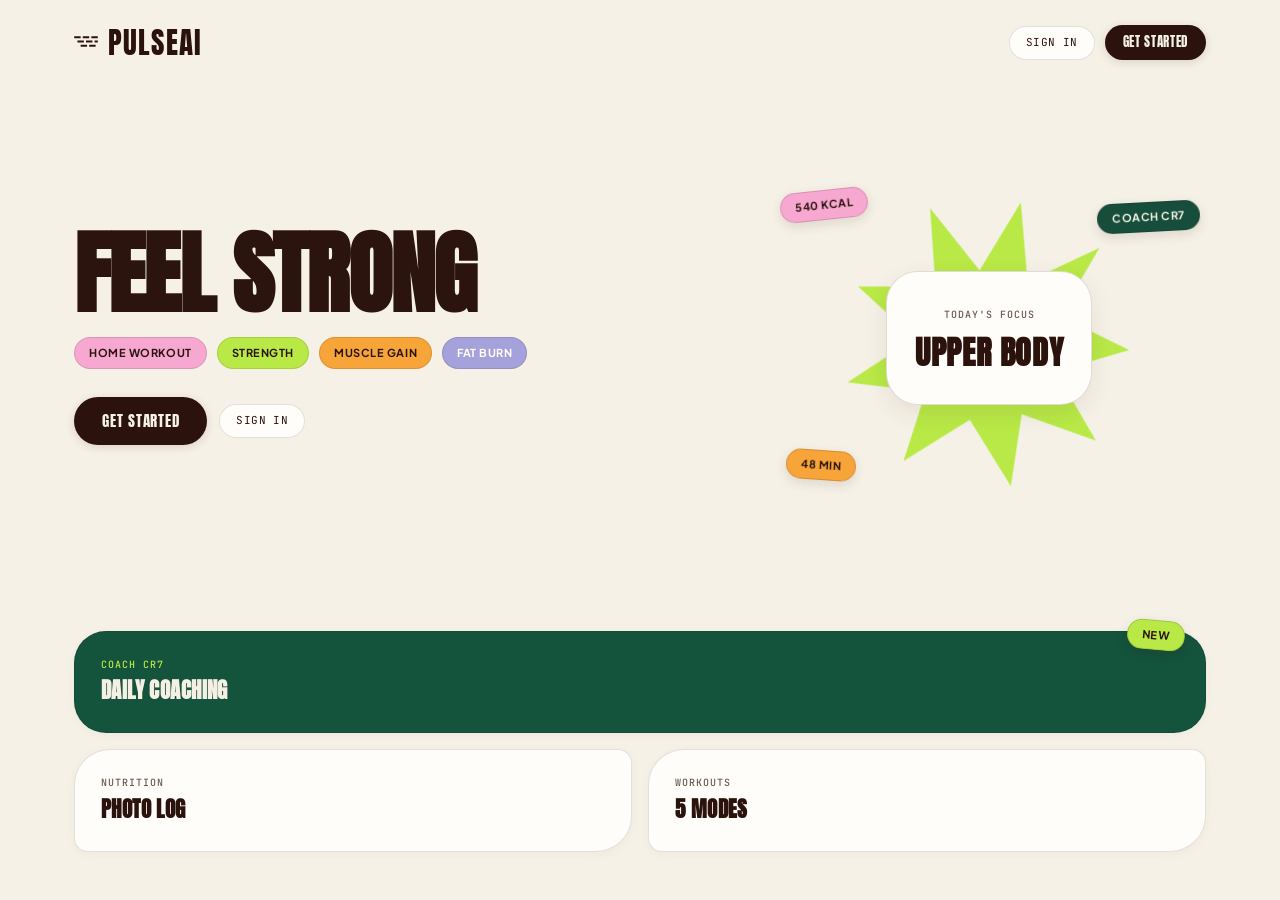
<file: index.html>
<!DOCTYPE html>
<html lang="en" data-theme="dark">
<head>
  <meta charset="UTF-8">
  <meta name="viewport" content="width=device-width, initial-scale=1.0">
  <title>PulseAI — Feel Strong. Expressive Wellness &amp; Training.</title>
  <link rel="preconnect" href="https://fonts.googleapis.com">
  <link rel="preconnect" href="https://fonts.gstatic.com" crossorigin>
  <link href="https://fonts.googleapis.com/css2?family=Anton&family=Plus+Jakarta+Sans:wght@500;600;700&family=JetBrains+Mono:wght@400;500;600&display=swap" rel="stylesheet">
  <link rel="stylesheet" href="css/style.css">
</head>
<body class="landing-page">
  <header class="landing-nav">
    <a href="index.html" class="landing-brand">
      <div class="brand-logo-symbol">
        <svg width="24" height="15" viewBox="0 0 22 14" fill="currentColor">
          <path d="M0 2h6v2H0zm8 0h6v2H8zm8 0h6v2h-6zM3 6h6v2H3zm8 0h6v2h-6zm8 0h3v2h-3zM6 10h6v2H6zm8 0h6v2h-6z"/>
        </svg>
      </div>
      <span class="brand-wordmark">PulseAI</span>
    </a>

    <div class="landing-nav-actions" id="landingNavActions">
      <a href="login.html" class="btn-subtle">Sign In</a>
      <a href="signup.html" class="btn-primary btn-sm">Get Started</a>
    </div>
  </header>

  <main class="landing-hero">
    <section class="landing-hero-copy">
      <h1 class="landing-title">FEEL STRONG</h1>

      <div class="editorial-pills">
        <span class="editorial-pill pill-blush">HOME WORKOUT</span>
        <span class="editorial-pill pill-lime">STRENGTH</span>
        <span class="editorial-pill pill-amber">MUSCLE GAIN</span>
        <span class="editorial-pill pill-lavender">FAT BURN</span>
      </div>

      <div class="landing-cta-row" id="landingCtaRow">
        <a href="signup.html" class="btn-primary">Get Started</a>
        <a href="login.html" class="btn-subtle">Sign In</a>
      </div>
    </section>

    <!-- Expressive Hero Starburst + Overlapping Tilted Metric Pills -->
    <section class="landing-visual-stage hero-starburst-host" aria-label="PulseAI Preview">
      <svg class="hero-starburst-svg" viewBox="0 0 200 200" aria-hidden="true">
        <path fill="#B8E946" d="M100 4 L117 56 L160 22 L144 74 L196 86 L150 112 L188 152 L134 146 L138 196 L100 158 L62 196 L66 146 L12 152 L50 112 L4 86 L56 74 L40 22 L83 56 Z"/>
      </svg>

      <div class="landing-center-card card-capsule">
        <span class="card-label">TODAY'S FOCUS</span>
        <h2 class="card-heading" style="font-size: 2rem; margin-top: 6px;">UPPER BODY</h2>
      </div>

      <span class="tilted-pill pill-blush" data-tilt="-6" style="top: 12px; left: 8px;">540 KCAL</span>
      <span class="tilted-pill pill-amber" data-tilt="4" style="bottom: 18px; left: 14px;">48 MIN</span>
      <span class="tilted-pill pill-forest" data-tilt="-3" style="top: 24px; right: 6px;">COACH CR7</span>
    </section>
  </main>

  <section class="landing-bento-section">
    <div class="landing-bento-grid">
      <div class="bento-card card card-forest card-capsule landing-span-2" style="position: relative; overflow: visible;">
        <span class="tilted-pill pill-lime" data-tilt="5" style="top: -12px; right: 20px;">NEW</span>
        <span class="card-label" style="color: #B8E946;">COACH CR7</span>
        <h2 class="card-heading" style="color: #F6F0E4;">DAILY COACHING</h2>
      </div>

      <div class="bento-card card card-squircle">
        <span class="card-label">NUTRITION</span>
        <h2 class="card-heading">PHOTO LOG</h2>
      </div>

      <div class="bento-card card card-squircle">
        <span class="card-label">WORKOUTS</span>
        <h2 class="card-heading">5 MODES</h2>
      </div>
    </div>
  </section>

  <script src="https://cdnjs.cloudflare.com/ajax/libs/gsap/3.12.5/gsap.min.js"></script>
  <script src="js/motion.js"></script>
  <script>
    (function () {
      const hasToken = Boolean(localStorage.getItem('pulseai_token'));
      if (hasToken) {
        const navActions = document.getElementById('landingNavActions');
        const ctaRow = document.getElementById('landingCtaRow');
        if (navActions) {
          navActions.innerHTML = '<a href="dashboard.html" class="btn-primary btn-sm">Open Dashboard &gt;&gt;&gt;</a>';
        }
        if (ctaRow) {
          ctaRow.innerHTML = '<a href="dashboard.html" class="btn-primary">Continue to Dashboard &gt;&gt;&gt;</a>';
        }
      }
    })();
  </script>
</body>
</html>
</file>
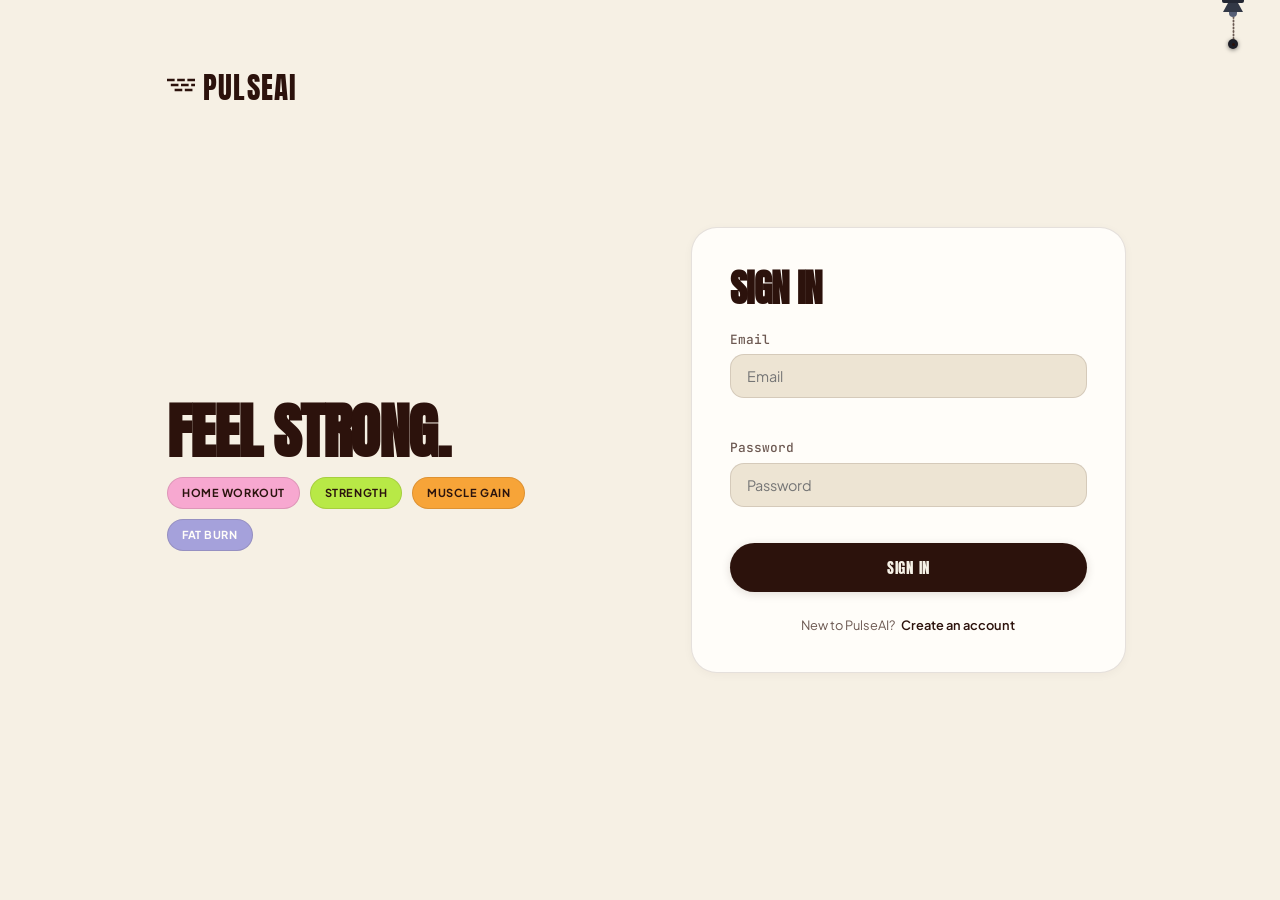
<file: dashboard.html>
<!DOCTYPE html>
<html lang="en" data-theme="dark">
<head>
  <meta charset="UTF-8">
  <meta name="viewport" content="width=device-width, initial-scale=1.0">
  <title>PulseAI — Athlete Dashboard</title>
  <link rel="preconnect" href="https://fonts.googleapis.com">
  <link rel="preconnect" href="https://fonts.gstatic.com" crossorigin>
  <link href="https://fonts.googleapis.com/css2?family=Anton&family=Plus+Jakarta+Sans:wght@500;600;700&family=JetBrains+Mono:wght@400;500;600&display=swap" rel="stylesheet">
  <link rel="stylesheet" href="css/style.css">
</head>
<body class="app-body">

  <div class="app-shell">
    <!-- Responsive Floating Glass Navigation -->
    <nav class="app-nav" aria-label="Main Navigation">
      <div class="nav-brand">
        <div class="brand-logo-symbol">
          <svg width="24" height="15" viewBox="0 0 22 14" fill="currentColor">
            <path d="M0 2h6v2H0zm8 0h6v2H8zm8 0h6v2h-6zM3 6h6v2H3zm8 0h6v2h-6zm8 0h3v2h-3zM6 10h6v2H6zm8 0h6v2h-6z"/>
          </svg>
        </div>
        <span class="brand-wordmark">PulseAI</span>
      </div>

      <ul class="nav-links">
        <li>
          <a href="dashboard.html" class="nav-item active" aria-label="Dashboard" aria-current="page">
            <svg class="nav-icon" viewBox="0 0 24 24" fill="none" stroke="currentColor" stroke-width="2" stroke-linecap="round" stroke-linejoin="round">
              <path d="m3 9 9-7 9 7v11a2 2 0 0 1-2 2H5a2 2 0 0 1-2-2z"/>
              <polyline points="9 22 9 12 15 12 15 22"/>
            </svg>
            <span class="nav-label">Dashboard</span>
          </a>
        </li>
        <li>
          <a href="meals.html" class="nav-item" aria-label="Meals">
            <svg class="nav-icon" viewBox="0 0 24 24" fill="none" stroke="currentColor" stroke-width="2" stroke-linecap="round" stroke-linejoin="round">
              <path d="M18 8h1a4 4 0 0 1 0 8h-1"/>
              <path d="M2 8h16v9a4 4 0 0 1-4 4H6a4 4 0 0 1-4-4V8z"/>
              <line x1="6" y1="1" x2="6" y2="4"/>
              <line x1="10" y1="1" x2="10" y2="4"/>
              <line x1="14" y1="1" x2="14" y2="4"/>
            </svg>
            <span class="nav-label">Meals</span>
          </a>
        </li>
        <li>
          <a href="workouts.html" class="nav-item" aria-label="Workouts">
            <svg class="nav-icon" viewBox="0 0 24 24" fill="none" stroke="currentColor" stroke-width="2" stroke-linecap="round" stroke-linejoin="round">
              <path d="m6.5 6.5 11 11"/>
              <path d="m21 21-1-1"/>
              <path d="m3 3 1 1"/>
              <path d="m18 22 4-4"/>
              <path d="m2 6 4-4"/>
              <path d="m3 10 7-7"/>
              <path d="m14 21 7-7"/>
            </svg>
            <span class="nav-label">Workouts</span>
          </a>
        </li>
        <li>
          <a href="settings.html" class="nav-item" aria-label="Settings">
            <svg class="nav-icon" viewBox="0 0 24 24" fill="none" stroke="currentColor" stroke-width="2" stroke-linecap="round" stroke-linejoin="round">
              <path d="M12.22 2h-.44a2 2 0 0 0-2 2v.18a2 2 0 0 1-1 1.73l-.43.25a2 2 0 0 1-2 0l-.15-.08a2 2 0 0 0-2.73.73l-.22.38a2 2 0 0 0 .73 2.73l.15.1a2 2 0 0 1 1 1.72v.51a2 2 0 0 1-1 1.74l-.15.09a2 2 0 0 0-.73 2.73l.22.38a2 2 0 0 0 2.73.73l.15-.08a2 2 0 0 1 2 0l.43.25a2 2 0 0 1 1 1.73V20a2 2 0 0 0 2 2h.44a2 2 0 0 0 2-2v-.18a2 2 0 0 1 1-1.73l.43-.25a2 2 0 0 1 2 0l.15.08a2 2 0 0 0 2.73-.73l.22-.39a2 2 0 0 0-.73-2.73l-.15-.08a2 2 0 0 1-1-1.74v-.5a2 2 0 0 1 1-1.74l.15-.09a2 2 0 0 0 .73-2.73l-.22-.38a2 2 0 0 0-2.73-.73l-.15.08a2 2 0 0 1-2 0l-.43-.25a2 2 0 0 1-1-1.73V4a2 2 0 0 0-2-2z"/>
              <circle cx="12" cy="12" r="3"/>
            </svg>
            <span class="nav-label">Settings</span>
          </a>
        </li>
      </ul>

      <div class="nav-footer">
        <button type="button" class="btn-logout-icon" id="logoutBtn" title="Log out" aria-label="Log out">
          <svg width="18" height="18" viewBox="0 0 24 24" fill="none" stroke="currentColor" stroke-width="2" stroke-linecap="round" stroke-linejoin="round">
            <path d="M9 21H5a2 2 0 0 1-2-2V5a2 2 0 0 1 2-2h4"/>
            <polyline points="16 17 21 12 16 7"/>
            <line x1="21" y1="12" x2="9" y2="12"/>
          </svg>
          <span class="logout-label">Logout</span>
        </button>
      </div>
    </nav>

    <!-- Main Content Container -->
    <main class="main-content">
      <!-- 1. Hero Header -->
      <header class="content-header">
        <div class="header-meta">
          <span class="header-kicker" id="userGreetingKicker">TODAY</span>
          <h1 class="header-title" id="userGreetingTitle">
            <span class="skeleton-text" style="width: 160px; display: inline-block;">&nbsp;</span>
          </h1>
        </div>
        <div class="header-badges">
          <div class="scallop-badge" title="Active Streak">
            <svg viewBox="0 0 60 60" aria-hidden="true">
              <path fill="#F7A8D0" d="M30 2 L35 9 L44 6 L45 15 L54 16 L51 25 L58 30 L51 35 L54 44 L45 45 L44 54 L35 51 L30 58 L25 51 L16 54 L15 45 L6 44 L9 35 L2 30 L9 25 L6 16 L15 15 L16 6 L25 9 Z"/>
            </svg>
            <div class="avatar-badge" id="userAvatarBadge" title="Athlete Profile">PA</div>
          </div>
          <span class="status-pill status-live">LIVE METRICS</span>
        </div>
      </header>

      <!-- 8. Week Date Strip (Real Dates, Lime Highlighting) -->
      <section class="card card-date-strip" aria-label="Weekly Date Strip">
        <div class="date-strip-items" id="weekDateStrip" role="list">
          <div class="skeleton-pill"></div>
          <div class="skeleton-pill"></div>
          <div class="skeleton-pill"></div>
          <div class="skeleton-pill"></div>
          <div class="skeleton-pill"></div>
          <div class="skeleton-pill"></div>
          <div class="skeleton-pill"></div>
        </div>
      </section>

      <!-- Modern Bento Grid -->
      <div class="bento-grid dashboard-bento">

        <!-- 2. Activity Rings Card (Hero Starburst Backdrop + Overlapping Tilted Pills) -->
        <section class="card card-activity-rings hero-starburst-host" id="activityRingsCard" aria-label="Activity Rings Card" style="overflow: visible;">
          <svg class="hero-starburst-svg hero-starburst-bg" viewBox="0 0 200 200" aria-hidden="true">
            <path fill="#B8E946" opacity="0.24" d="M100 4 L117 56 L160 22 L144 74 L196 86 L150 112 L188 152 L134 146 L138 196 L100 158 L62 196 L66 146 L12 152 L50 112 L4 86 L56 74 L40 22 L83 56 Z"/>
          </svg>
          <span class="tilted-pill pill-blush" data-tilt="-5" style="top: -12px; right: 18px;">DAILY RINGS</span>
          <div class="card-header">
            <span class="card-label">ACTIVITY SPECTRUM // 3-RING</span>
            <span class="card-badge" id="activityRingsStatus">CONCENTRIC</span>
          </div>

          <div class="rings-visual-wrapper">
            <svg class="rings-svg" viewBox="0 0 220 220" role="img" aria-label="Activity rings graphic">
              <!-- Outer: Calories (r=86) -->
              <circle cx="110" cy="110" r="86" stroke="var(--ring-track)" stroke-width="12" fill="none" />
              <circle id="ringCalories" class="ring-stroke" cx="110" cy="110" r="86" stroke="var(--ring-cal-color)" stroke-width="12" stroke-linecap="round" fill="none" stroke-dasharray="540.35" stroke-dashoffset="540.35" transform="rotate(-90 110 110)" />

              <!-- Middle: Workouts (r=67) -->
              <circle cx="110" cy="110" r="67" stroke="var(--ring-track)" stroke-width="12" fill="none" />
              <circle id="ringWorkouts" class="ring-stroke" cx="110" cy="110" r="67" stroke="var(--ring-workout-color)" stroke-width="12" stroke-linecap="round" fill="none" stroke-dasharray="420.97" stroke-dashoffset="420.97" transform="rotate(-90 110 110)" />

              <!-- Inner: Nutrition / Meals (r=48) -->
              <circle cx="110" cy="110" r="48" stroke="var(--ring-track)" stroke-width="12" fill="none" />
              <circle id="ringMeals" class="ring-stroke" cx="110" cy="110" r="48" stroke="var(--ring-meal-color)" stroke-width="12" stroke-linecap="round" fill="none" stroke-dasharray="301.59" stroke-dashoffset="301.59" transform="rotate(-90 110 110)" />
            </svg>

            <div class="rings-center-info">
              <span class="ring-center-val" id="ringCenterVal">--%</span>
              <span class="ring-center-label" id="ringCenterLabel">ACTIVITY</span>
            </div>
          </div>

          <!-- Empty state when no data exists -->
          <div class="rings-empty-state" id="ringsEmptyState" style="display: none;">
            No activity recorded yet
          </div>

          <!-- Ring Legend Below -->
          <div class="rings-legend">
            <div class="ring-legend-item" id="legendItem-calories" title="Tap to inspect Calories ring">
              <div class="ring-legend-header">
                <span class="ring-dot dot-cal"></span>
                <span class="ring-legend-name">CALORIES</span>
              </div>
              <span class="ring-legend-val" id="ringLegendCalVal">--</span>
            </div>

            <div class="ring-legend-item" id="legendItem-workouts" title="Tap to inspect Workouts ring">
              <div class="ring-legend-header">
                <span class="ring-dot dot-work"></span>
                <span class="ring-legend-name">WORKOUTS</span>
              </div>
              <span class="ring-legend-val" id="ringLegendWorkoutsVal">-- / 5</span>
            </div>

            <div class="ring-legend-item" id="legendItem-meals" title="Tap to inspect Nutrition ring">
              <div class="ring-legend-header">
                <span class="ring-dot dot-meal"></span>
                <span class="ring-legend-name">MEALS</span>
              </div>
              <span class="ring-legend-val" id="ringLegendMealsVal">-- items</span>
            </div>
          </div>
        </section>

        <!-- 3. PulseScore: Forest Emerald Stadium Capsule with Tilted New Pill -->
        <section class="card card-pulsescore card-capsule" aria-label="PulseScore Card" style="overflow: visible;">
          <span class="tilted-pill pill-lime" data-tilt="5" style="top: -11px; right: 18px;">AI SYNCED</span>
          <div class="card-header">
            <span class="card-label">RECOVERY // INDEX</span>
            <span class="card-badge pulse-badge" id="pulseScoreBadge">--</span>
          </div>
          <div class="metric-block">
            <div class="metric-pixel-wrap">
              <span class="pixel-number" id="pulseScoreVal">--</span>
              <span class="pixel-unit">/100</span>
            </div>
            <h3 class="card-heading">PulseScore</h3>
            <p class="card-subtext" id="pulseScoreSubtext" style="display: none;"></p>
          </div>
          <div class="card-footer-stats">
            <div class="mini-stat">
              <span class="stat-lbl">WORKOUTS</span>
              <span class="stat-val" id="summaryWorkoutsDone">--</span><span class="stat-unit">/5 done</span>
            </div>
            <div class="mini-stat">
              <span class="stat-lbl">TREND</span>
              <span class="stat-val" id="summaryTrend">--</span>
            </div>
          </div>
        </section>

        <!-- 4. Calories Today vs Target (Glass Card with Slim Progress Bar) -->
        <section class="card card-calories" aria-label="Today Calories Card">
          <div class="card-header">
            <span class="card-label">ENERGY // INTAKE</span>
            <span class="card-badge" id="caloriePctBadge">--</span>
          </div>
          <div class="metric-block">
            <div class="metric-pixel-wrap">
              <span class="pixel-number" id="caloriesTodayVal">--</span>
              <span class="pixel-unit">KCAL</span>
            </div>
            <div class="target-subline">
              <span class="subline-label" id="caloriesTargetLabel"><span class="skeleton-text" style="width: 90px; display: inline-block;">&nbsp;</span></span>
              <span class="subline-val" id="caloriesRemainingLabel"><span class="skeleton-text" style="width: 80px; display: inline-block;">&nbsp;</span></span>
            </div>
          </div>

          <!-- Slim Progress Bar -->
          <div class="slim-progress-wrap" role="progressbar" aria-valuenow="0" aria-valuemin="0" aria-valuemax="100">
            <div class="slim-progress-bar" id="slimProgressBar" style="width: 0%;"></div>
          </div>

          <!-- Dotted Progress Track -->
          <div class="dotted-progress-container" aria-hidden="true">
            <div class="dotted-track" id="dottedTrack"></div>
            <div class="progress-labels">
              <span>0%</span>
              <span id="progressSummaryText">-- / --</span>
              <span>100%</span>
            </div>
          </div>
        </section>

        <!-- 5. Today's Workout Summary (Glass Card with Mini Stat Chips) -->
        <section class="card card-workout" aria-label="Today Workout Card">
          <div class="card-header">
            <span class="card-label">TODAY'S WORKOUT</span>
            <span class="status-pill" id="todayWorkoutStatus">--</span>
          </div>
          <div id="todayWorkoutContent">
            <!-- Empty state default -->
            <div class="empty-state-mini" id="workoutEmptyState">
              <p class="empty-desc">No workouts yet</p>
              <a href="workouts.html" class="btn-primary btn-sm">+ LOG SESSION &gt;&gt;&gt;</a>
            </div>

            <!-- Populated state with mini stat chips -->
            <div id="workoutPopulatedState" style="display: none;">
              <h3 class="workout-name" id="todayWorkoutName">--</h3>
              <div class="stat-chips-grid">
                <div class="stat-chip">
                  <span class="stat-chip-lbl">DURATION</span>
                  <span class="stat-chip-val" id="todayWorkoutDuration">--</span>
                </div>
                <div class="stat-chip">
                  <span class="stat-chip-lbl">VOLUME</span>
                  <span class="stat-chip-val" id="todayWorkoutVolume">--</span>
                </div>
                <div class="stat-chip">
                  <span class="stat-chip-lbl">AVG HR</span>
                  <span class="stat-chip-val" id="todayWorkoutHR">--</span>
                </div>
                <div class="stat-chip">
                  <span class="stat-chip-lbl">STATUS</span>
                  <span class="stat-chip-val" id="todayWorkoutCompleted" style="font-size: 1rem;">--</span>
                </div>
              </div>
            </div>
          </div>
        </section>

        <!-- 6. BMI with Category (Small Glass Card with Chip) -->
        <section class="card card-bmi" aria-label="BMI Card">
          <div class="card-header">
            <span class="card-label">BIOMETRICS // BMI</span>
            <span class="card-badge" id="bmiBadge">--</span>
          </div>
          <div class="metric-block">
            <div class="metric-pixel-wrap">
              <span class="pixel-number" id="bmiVal">--</span>
              <span class="pixel-unit">BMI</span>
            </div>
            <div class="bmi-category-info">
              <span class="bmi-tag" id="bmiCategoryText"><span class="skeleton-text" style="width: 110px; display: inline-block;">&nbsp;</span></span>
              <span class="bmi-range-label">Reference range: 18.5 – 24.9</span>
            </div>
          </div>
          <div class="bmi-scale-bar" aria-hidden="true">
            <div class="scale-segment seg-under"></div>
            <div class="scale-segment seg-normal">
              <span class="scale-pointer" id="bmiPointer" style="left: 50%;"></span>
            </div>
            <div class="scale-segment seg-over"></div>
            <div class="scale-segment seg-obese"></div>
          </div>
          <div class="bmi-scale-labels">
            <span>&lt;18.5</span>
            <span>18.5-24.9</span>
            <span>25-29.9</span>
            <span>&ge;30</span>
          </div>
        </section>

      </div>

      <!-- 7. Weekly Performance Trends (Rounded Bars with Lime Accent) -->
      <section class="analytics-section" aria-label="Analytics Section">
        <div class="analytics-header">
          <div>
            <span class="card-label">ANALYTICS // 7-DAY CALORIC &amp; TRAINING SPECTRUM</span>
            <h2 class="section-title">Weekly Performance Trends</h2>
          </div>
          <div class="analytics-kpis">
            <div class="kpi-pill">
              <span class="kpi-label">Workouts Target:</span>
              <strong id="analyticsWorkoutsRatio">-- / --</strong>
            </div>
            <div class="kpi-pill">
              <span class="kpi-label">7-Day Trend:</span>
              <strong id="analyticsTrendBadge">--</strong>
            </div>
          </div>
        </div>

        <div class="card analytics-chart-card">
          <div class="svg-chart-container">
            <svg viewBox="0 0 600 200" class="weekly-analytics-svg" id="weeklyChartSvg" preserveAspectRatio="none" role="img" aria-label="Weekly calorie intake chart">
              <!-- Rendered via JS with rounded tops and lime bar for today -->
            </svg>
          </div>
        </div>
      </section>

    </main>
  </div>

  <script src="https://cdnjs.cloudflare.com/ajax/libs/gsap/3.12.5/gsap.min.js"></script>
  <script src="js/api.js"></script>
  <script src="js/scramble.js"></script>
  <script src="js/rings.js"></script>
  <script src="js/lamp.js"></script>
  <script src="js/motion.js"></script>
  <script src="js/coach-widget.js"></script>
  <script>
    document.addEventListener('DOMContentLoaded', async () => {
      // Require auth
      const token = api.getToken();
      if (!token) {
        window.location.href = 'login.html';
        return;
      }

      document.getElementById('logoutBtn').addEventListener('click', () => api.logout());

      // Render 7-day strip
      renderDateStrip();

      // Fetch live data from backend
      try {
        const user = await api.get('/users/me');
        if (user) {
          api.setUser(user);
          const firstName = user.name ? user.name.split(' ')[0] : 'ATHLETE';
          document.getElementById('userGreetingTitle').textContent = `HELLO, ${firstName.toUpperCase()}`;
          document.getElementById('caloriesTargetLabel').textContent = `TARGET: ${user.calorie_target.toLocaleString()} KCAL`;

          // Avatar initials
          const initials = user.name ? user.name.split(' ').map(n => n[0]).join('').slice(0, 2).toUpperCase() : 'PA';
          const avatar = document.getElementById('userAvatarBadge');
          if (avatar) avatar.textContent = initials;
        }

        const [summary, todayMeals] = await Promise.all([
          api.get('/progress/summary'),
          api.get(`/nutrition/meals?date_filter=${new Date().toISOString().split('T')[0]}`).catch(() => [])
        ]);

        renderSummary(summary, todayMeals);
      } catch (err) {
        console.error('Failed to load dashboard summary:', err);
      }
    });

    function renderDateStrip() {
      const container = document.getElementById('weekDateStrip');
      container.innerHTML = '';
      const days = ['SUN', 'MON', 'TUE', 'WED', 'THU', 'FRI', 'SAT'];
      const today = new Date();

      const currentDayOfWeek = today.getDay();
      const distanceToMon = currentDayOfWeek === 0 ? -6 : 1 - currentDayOfWeek;
      const monday = new Date(today);
      monday.setDate(today.getDate() + distanceToMon);

      for (let i = 0; i < 7; i++) {
        const d = new Date(monday);
        d.setDate(monday.getDate() + i);

        const isToday = d.toDateString() === today.toDateString();
        const pill = document.createElement('div');
        pill.className = `date-pill ${isToday ? 'active' : ''}`;
        pill.setAttribute('role', 'listitem');
        if (isToday) pill.setAttribute('aria-current', 'date');

        pill.innerHTML = `
          <span class="date-day">${days[d.getDay()]}</span>
          <span class="date-num">${d.getDate()}</span>
          ${isToday ? '<span class="today-marker">TODAY</span>' : ''}
        `;
        container.appendChild(pill);
      }
    }

    function renderSummary(data, todayMeals = []) {
      // 1. Activity Rings Card
      const mealsLogged = Array.isArray(todayMeals) ? todayMeals.length : 0;
      const mealsTarget = 3;
      const mealsPct = Math.min(100, Math.round((mealsLogged / mealsTarget) * 100));

      const workoutsPct = data.weekly_workouts_target > 0
        ? Math.min(100, Math.round((data.completed_workouts_this_week / data.weekly_workouts_target) * 100))
        : 0;

      if (window.pulseRings) {
        window.pulseRings.setData({
          caloriesPct: data.calorie_progress_pct || 0,
          workoutsPct: workoutsPct,
          mealsPct: mealsPct,
          caloriesText: `${Math.round(data.today_calories).toLocaleString()} kcal`,
          workoutsText: `${data.completed_workouts_this_week} / ${data.weekly_workouts_target}`,
          mealsText: `${mealsLogged} / 3 items`
        });
      }

      // 2. PulseScore (Solid Lime Card)
      scrambleNumber('pulseScoreVal', data.pulse_score, 700);
      const pulseBadge = document.getElementById('pulseScoreBadge');
      if (data.pulse_score >= 80) {
        pulseBadge.textContent = 'OPTIMAL';
      } else if (data.pulse_score >= 50) {
        pulseBadge.textContent = 'MODERATE';
      } else {
        pulseBadge.textContent = 'NEEDS WORK';
      }

      scrambleNumber('summaryWorkoutsDone', data.completed_workouts_this_week, 700);
      document.getElementById('summaryTrend').textContent = data.seven_day_trend;

      // 3. Calories Card
      const todayCals = Math.round(data.today_calories);
      scrambleNumber('caloriesTodayVal', todayCals.toLocaleString(), 700);
      document.getElementById('caloriePctBadge').textContent = `${data.calorie_progress_pct}% TARGET`;
      document.getElementById('caloriesRemainingLabel').textContent = `${Math.round(data.remaining_calories).toLocaleString()} REMAINING`;
      document.getElementById('progressSummaryText').textContent = `${todayCals.toLocaleString()} / ${data.target_calories.toLocaleString()}`;

      // Slim progress bar
      const slimBar = document.getElementById('slimProgressBar');
      if (slimBar) {
        slimBar.style.width = `${Math.min(100, data.calorie_progress_pct)}%`;
      }

      // Render 16 dots
      const track = document.getElementById('dottedTrack');
      track.innerHTML = '';
      const filledCount = Math.min(16, Math.round((data.calorie_progress_pct / 100) * 16));
      for (let i = 0; i < 16; i++) {
        const dot = document.createElement('span');
        dot.className = `dot ${i < filledCount ? 'filled' : ''}`;
        track.appendChild(dot);
      }

      // 4. BMI Card
      scrambleNumber('bmiVal', data.bmi.toFixed(1), 700);
      document.getElementById('bmiBadge').textContent = data.bmi_category.toUpperCase();
      document.getElementById('bmiCategoryText').textContent = `${data.bmi_category} Weight Category`;

      const pointer = document.getElementById('bmiPointer');
      let pct = 50;
      if (data.bmi < 18.5) pct = 15;
      else if (data.bmi <= 24.9) pct = 45;
      else if (data.bmi <= 29.9) pct = 70;
      else pct = 90;
      pointer.style.left = `${pct}%`;

      // 5. Workout Card
      if (data.today_workout) {
        document.getElementById('workoutEmptyState').style.display = 'none';
        document.getElementById('workoutPopulatedState').style.display = 'block';
        document.getElementById('todayWorkoutName').textContent = data.today_workout.name;
        scrambleNumber('todayWorkoutDuration', data.today_workout.duration_min, 700, '<small>m</small>');
        scrambleNumber('todayWorkoutVolume', data.today_workout.volume_kg.toLocaleString(), 700, '<small>kg</small>');
        if (data.today_workout.avg_hr) {
          scrambleNumber('todayWorkoutHR', data.today_workout.avg_hr, 700, '<small>bpm</small>');
        } else {
          document.getElementById('todayWorkoutHR').innerHTML = '--';
        }
        document.getElementById('todayWorkoutCompleted').textContent = data.today_workout.is_completed ? 'DONE' : 'PENDING';
        document.getElementById('todayWorkoutStatus').textContent = data.today_workout.is_completed ? 'COMPLETED' : 'LOGGED';
        document.getElementById('todayWorkoutStatus').className = `status-pill ${data.today_workout.is_completed ? 'status-completed' : ''}`;
      } else {
        document.getElementById('workoutEmptyState').style.display = 'block';
        document.getElementById('workoutPopulatedState').style.display = 'none';
        document.getElementById('todayWorkoutStatus').textContent = 'NO SESSION';
      }

      // 6. Analytics
      scrambleNumber('analyticsWorkoutsRatio', `${data.completed_workouts_this_week} / ${data.weekly_workouts_target}`, 700);
      document.getElementById('analyticsTrendBadge').textContent = data.seven_day_trend;

      renderWeeklyChart(data.weekly_calories, data.target_calories);
    }

    function renderWeeklyChart(weeklyData, target) {
      const svg = document.getElementById('weeklyChartSvg');
      svg.innerHTML = '';

      const maxCals = Math.max(target * 1.25, ...weeklyData.map(d => d.calories || 0), 2000);
      const chartHeight = 150;
      const targetY = chartHeight - (target / maxCals) * chartHeight + 20;

      // Dashed target line
      const line = document.createElementNS('http://www.w3.org/2000/svg', 'line');
      line.setAttribute('x1', '20');
      line.setAttribute('y1', targetY);
      line.setAttribute('x2', '580');
      line.setAttribute('y2', targetY);
      line.setAttribute('stroke', 'var(--chart-line-color)');
      line.setAttribute('stroke-width', '1.5');
      line.setAttribute('stroke-dasharray', '4,4');
      svg.appendChild(line);

      const targetText = document.createElementNS('http://www.w3.org/2000/svg', 'text');
      targetText.setAttribute('x', '575');
      targetText.setAttribute('y', Math.max(16, targetY - 6));
      targetText.setAttribute('text-anchor', 'end');
      targetText.setAttribute('fill', 'var(--color-text-muted)');
      targetText.setAttribute('font-family', 'JetBrains Mono');
      targetText.setAttribute('font-size', '10');
      targetText.textContent = `${target.toLocaleString()} TARGET`;
      svg.appendChild(targetText);

      // Bars with rounded tops
      const barWidth = 42;
      const gap = (560 - (7 * barWidth)) / 6;

      weeklyData.forEach((dayData, idx) => {
        const x = 30 + idx * (barWidth + gap);
        const barH = Math.max(4, (dayData.calories / maxCals) * chartHeight);
        const y = (chartHeight + 20) - barH;

        const g = document.createElementNS('http://www.w3.org/2000/svg', 'g');
        g.className.baseVal = `chart-bar-group ${dayData.is_today ? 'is-active' : ''}`;

        const rect = document.createElementNS('http://www.w3.org/2000/svg', 'rect');
        rect.setAttribute('x', x);
        rect.setAttribute('y', y);
        rect.setAttribute('width', barWidth);
        rect.setAttribute('height', barH);
        rect.setAttribute('rx', '6');
        rect.className.baseVal = `chart-bar ${dayData.is_today ? 'bar-today' : ''}`;
        g.appendChild(rect);

        // Day text
        const dayLabel = document.createElementNS('http://www.w3.org/2000/svg', 'text');
        dayLabel.setAttribute('x', x + barWidth / 2);
        dayLabel.setAttribute('y', '186');
        dayLabel.setAttribute('text-anchor', 'middle');
        dayLabel.className.baseVal = `chart-day-label ${dayData.is_today ? 'is-today' : ''}`;
        dayLabel.textContent = dayData.day;
        g.appendChild(dayLabel);

        // Value text
        const valLabel = document.createElementNS('http://www.w3.org/2000/svg', 'text');
        valLabel.setAttribute('x', x + barWidth / 2);
        valLabel.setAttribute('y', Math.max(12, y - 6));
        valLabel.setAttribute('text-anchor', 'middle');
        valLabel.setAttribute('fill', dayData.is_today ? 'var(--color-accent)' : 'var(--color-text-muted)');
        valLabel.setAttribute('font-family', 'JetBrains Mono');
        valLabel.setAttribute('font-size', '10');
        valLabel.textContent = dayData.calories > 0 ? Math.round(dayData.calories).toString() : '-';
        g.appendChild(valLabel);

        svg.appendChild(g);
      });
    }
  </script>
</body>
</html>
</file>
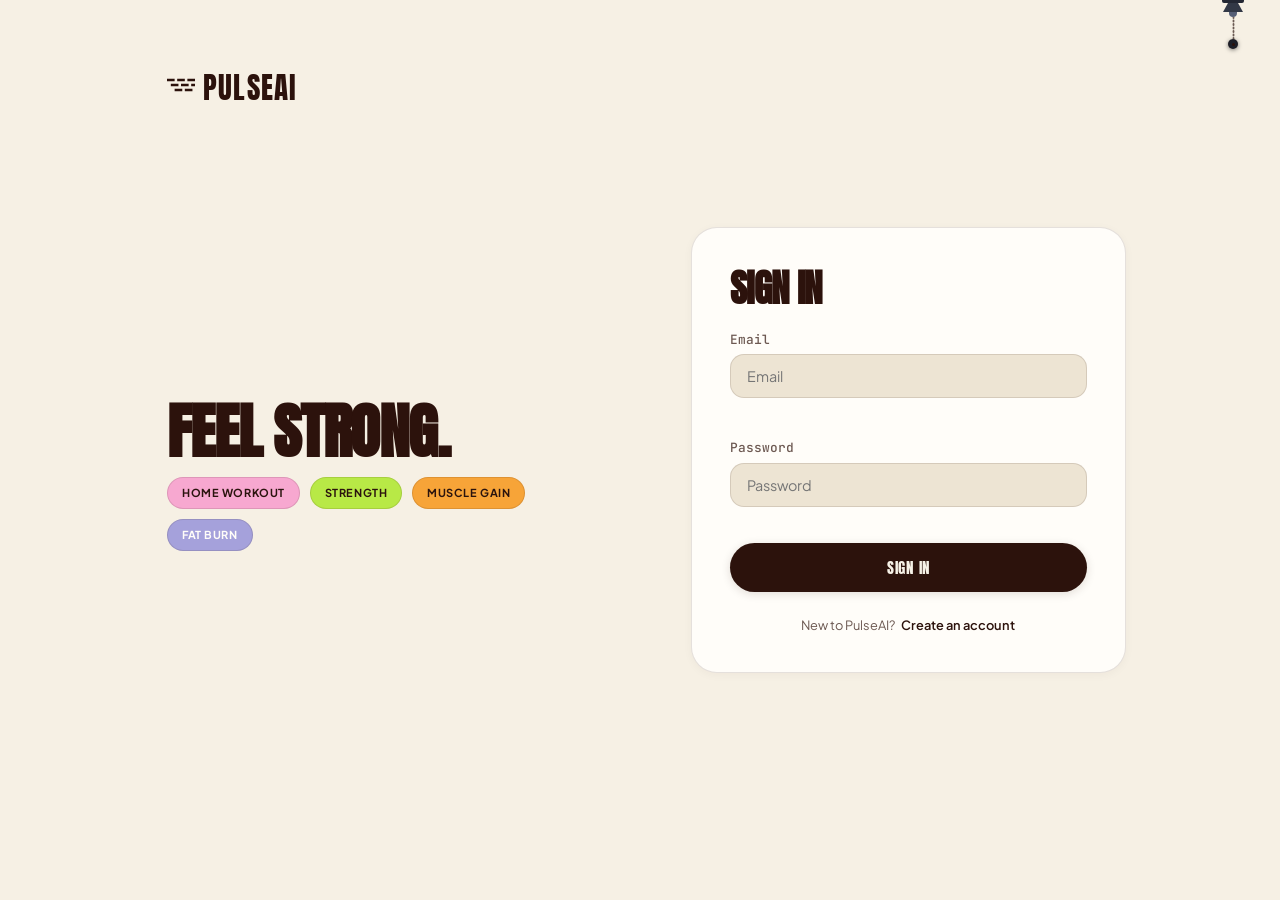
<file: login.html>
<!DOCTYPE html>
<html lang="en" data-theme="dark">
<head>
  <meta charset="UTF-8">
  <meta name="viewport" content="width=device-width, initial-scale=1.0">
  <title>PulseAI — Sign In</title>
  <link rel="preconnect" href="https://fonts.googleapis.com">
  <link rel="preconnect" href="https://fonts.gstatic.com" crossorigin>
  <link href="https://fonts.googleapis.com/css2?family=Anton&family=Plus+Jakarta+Sans:wght@500;600;700&family=JetBrains+Mono:wght@400;500;600&display=swap" rel="stylesheet">
  <link rel="stylesheet" href="css/style.css">
</head>
<body class="auth-page">

  <!-- Interactive Aurora Ambient Layer -->
  <div class="aurora-container" aria-hidden="true">
    <div class="aurora-mesh"></div>
    <div class="cursor-glow"></div>
  </div>

  <div class="auth-split-wrapper">
    <!-- Left Hero Brand Column (Desktop) -->
    <section class="auth-brand-side">
      <div class="brand-top">
        <div class="brand-logo-symbol">
          <svg width="28" height="18" viewBox="0 0 22 14" fill="currentColor">
            <path d="M0 2h6v2H0zm8 0h6v2H8zm8 0h6v2h-6zM3 6h6v2H3zm8 0h6v2h-6zm8 0h3v2h-3zM6 10h6v2H6zm8 0h6v2h-6z"/>
          </svg>
        </div>
        <span class="brand-wordmark">PulseAI</span>
      </div>

      <div class="brand-hero-content">
        <h1 class="brand-pixel-title">FEEL STRONG.</h1>
        <div class="editorial-pills" style="margin-top: 16px; margin-bottom: 0;">
          <span class="editorial-pill pill-blush">HOME WORKOUT</span>
          <span class="editorial-pill pill-lime">STRENGTH</span>
          <span class="editorial-pill pill-amber">MUSCLE GAIN</span>
          <span class="editorial-pill pill-lavender">FAT BURN</span>
        </div>
      </div>
    </section>

    <!-- Right Form Side -->
    <section class="auth-form-side">
      <div class="glass-form-card">
        <div class="form-header">
          <h2 class="form-title">SIGN IN</h2>
        </div>

        <!-- Backend Error Banner -->
        <div id="authAlert" class="alert-banner" role="alert" style="display: none;">
          <span id="alertMessage"></span>
        </div>

        <form id="loginForm" class="auth-form" novalidate>
          <div class="form-group">
            <label for="email" class="form-label">Email</label>
            <input type="email" id="email" class="form-input" placeholder="Email" required autocomplete="email">
            <span class="field-error" id="emailError"></span>
          </div>

          <div class="form-group">
            <div class="label-row">
              <label for="password" class="form-label">Password</label>
            </div>
            <input type="password" id="password" class="form-input" placeholder="Password" required autocomplete="current-password">
            <span class="field-error" id="passwordError"></span>
          </div>

          <button type="submit" id="submitBtn" class="btn-primary">
            <span class="btn-text">Sign In</span>
            <span class="btn-loader" style="display: none;"></span>
          </button>
        </form>

        <div class="form-footer">
          <span class="footer-text">New to PulseAI?</span>
          <a href="signup.html" class="footer-link">Create an account</a>
        </div>
      </div>
    </section>
  </div>

  <script src="https://cdnjs.cloudflare.com/ajax/libs/gsap/3.12.5/gsap.min.js"></script>
  <script src="js/api.js"></script>
  <script src="js/lamp.js"></script>
  <script src="js/aurora.js"></script>
  <script src="js/motion.js"></script>
  <script>
    document.addEventListener('DOMContentLoaded', () => {
      // If already logged in, redirect to dashboard
      if (api.getToken()) {
        window.location.href = 'dashboard.html';
        return;
      }

      const form = document.getElementById('loginForm');
      const emailInput = document.getElementById('email');
      const passwordInput = document.getElementById('password');
      const emailError = document.getElementById('emailError');
      const passwordError = document.getElementById('passwordError');
      const alertBox = document.getElementById('authAlert');
      const alertMsg = document.getElementById('alertMessage');
      const submitBtn = document.getElementById('submitBtn');
      const btnText = submitBtn.querySelector('.btn-text');
      const btnLoader = submitBtn.querySelector('.btn-loader');

      function clearErrors() {
        emailError.textContent = '';
        passwordError.textContent = '';
        alertBox.style.display = 'none';
        alertMsg.textContent = '';
      }

      function setLoading(loading) {
        submitBtn.disabled = loading;
        btnText.style.display = loading ? 'none' : 'inline-block';
        btnLoader.style.display = loading ? 'inline-block' : 'none';
      }

      form.addEventListener('submit', async (e) => {
        e.preventDefault();
        clearErrors();

        const email = emailInput.value.trim();
        const password = passwordInput.value;
        let valid = true;

        if (!email) {
          emailError.textContent = 'Email is required';
          valid = false;
        } else if (!/^[^\s@]+@[^\s@]+\.[^\s@]+$/.test(email)) {
          emailError.textContent = 'Please enter a valid email address';
          valid = false;
        }

        if (!password) {
          passwordError.textContent = 'Password is required';
          valid = false;
        }

        if (!valid) return;

        setLoading(true);

        try {
          const res = await api.login(email, password);
          if (res && res.access_token) {
            window.location.href = 'dashboard.html';
          }
        } catch (err) {
          alertBox.style.display = 'flex';
          alertMsg.textContent = err.message || 'Login failed. Please verify credentials.';
        } finally {
          setLoading(false);
        }
      });
    });
  </script>
</body>
</html>
</file>
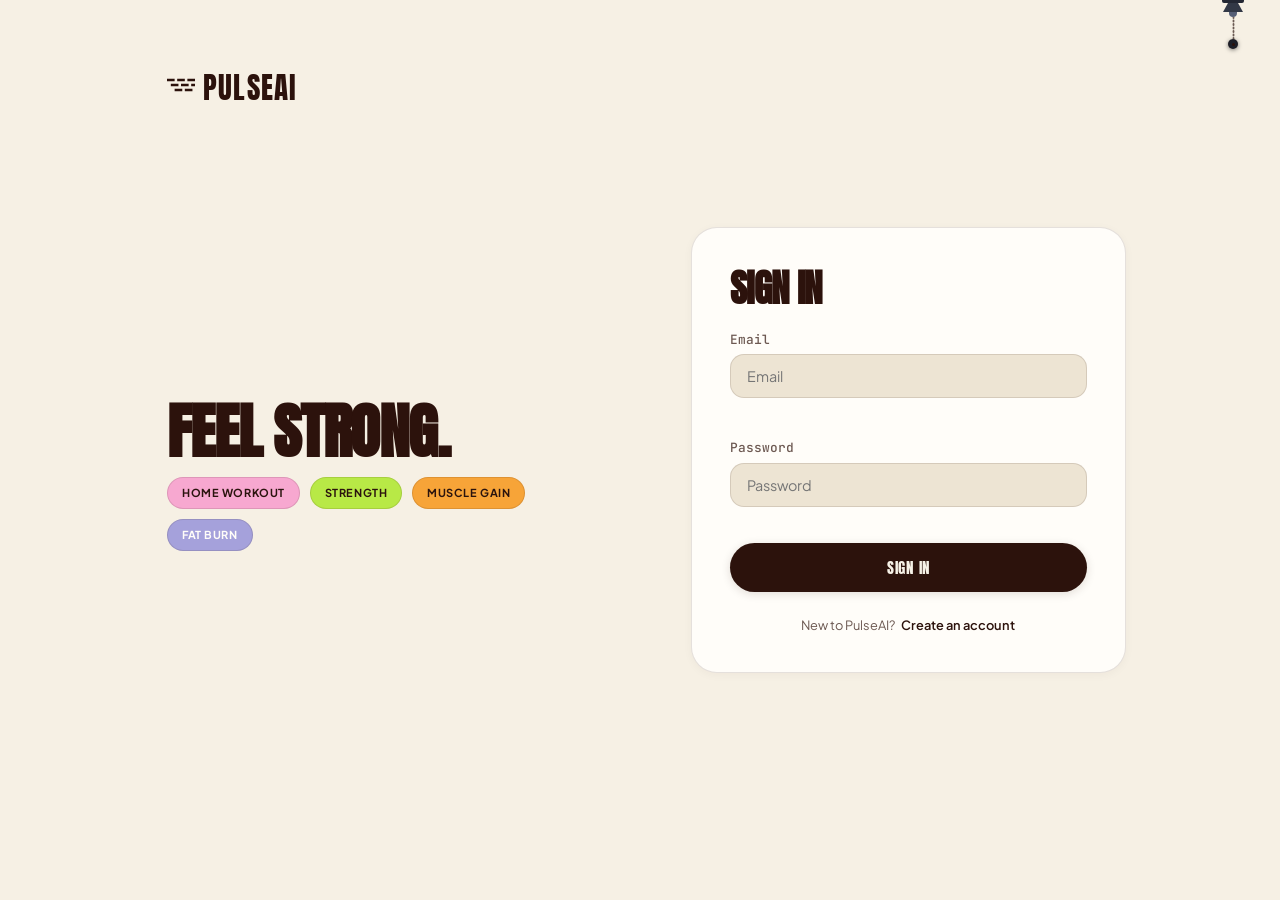
<file: settings.html>
<!DOCTYPE html>
<html lang="en" data-theme="dark">
<head>
  <meta charset="UTF-8">
  <meta name="viewport" content="width=device-width, initial-scale=1.0">
  <title>PulseAI — Settings</title>
  <link rel="preconnect" href="https://fonts.googleapis.com">
  <link rel="preconnect" href="https://fonts.gstatic.com" crossorigin>
  <link href="https://fonts.googleapis.com/css2?family=Anton&family=Plus+Jakarta+Sans:wght@500;600;700&family=JetBrains+Mono:wght@400;500;600&display=swap" rel="stylesheet">
  <link rel="stylesheet" href="css/style.css">
</head>
<body class="app-body">

  <div class="ambient-glow" aria-hidden="true"></div>

  <div class="app-shell">
    <nav class="app-nav" aria-label="Main Navigation">
      <div class="nav-brand">
        <div class="brand-logo-symbol">
          <svg width="22" height="14" viewBox="0 0 22 14" fill="currentColor">
            <path d="M0 2h6v2H0zm8 0h6v2H8zm8 0h6v2h-6zM3 6h6v2H3zm8 0h6v2h-6zm8 0h3v2h-3zM6 10h6v2H6zm8 0h6v2h-6z"/>
          </svg>
        </div>
        <span class="brand-wordmark">PulseAI</span>
      </div>

      <ul class="nav-links">
        <li>
          <a href="dashboard.html" class="nav-item" aria-label="Dashboard">
            <svg class="nav-icon" viewBox="0 0 24 24" fill="none" stroke="currentColor" stroke-width="2" stroke-linecap="round" stroke-linejoin="round">
              <path d="m3 9 9-7 9 7v11a2 2 0 0 1-2 2H5a2 2 0 0 1-2-2z"/>
              <polyline points="9 22 9 12 15 12 15 22"/>
            </svg>
            <span class="nav-label">Dashboard</span>
          </a>
        </li>
        <li>
          <a href="meals.html" class="nav-item" aria-label="Meals">
            <svg class="nav-icon" viewBox="0 0 24 24" fill="none" stroke="currentColor" stroke-width="2" stroke-linecap="round" stroke-linejoin="round">
              <path d="M18 8h1a4 4 0 0 1 0 8h-1"/>
              <path d="M2 8h16v9a4 4 0 0 1-4 4H6a4 4 0 0 1-4-4V8z"/>
              <line x1="6" y1="1" x2="6" y2="4"/>
              <line x1="10" y1="1" x2="10" y2="4"/>
              <line x1="14" y1="1" x2="14" y2="4"/>
            </svg>
            <span class="nav-label">Meals</span>
          </a>
        </li>
        <li>
          <a href="workouts.html" class="nav-item" aria-label="Workouts">
            <svg class="nav-icon" viewBox="0 0 24 24" fill="none" stroke="currentColor" stroke-width="2" stroke-linecap="round" stroke-linejoin="round">
              <path d="m6.5 6.5 11 11"/>
              <path d="m21 21-1-1"/>
              <path d="m3 3 1 1"/>
              <path d="m18 22 4-4"/>
              <path d="m2 6 4-4"/>
              <path d="m3 10 7-7"/>
              <path d="m14 21 7-7"/>
            </svg>
            <span class="nav-label">Workouts</span>
          </a>
        </li>
        <li>
          <a href="settings.html" class="nav-item active" aria-label="Settings" aria-current="page">
            <svg class="nav-icon" viewBox="0 0 24 24" fill="none" stroke="currentColor" stroke-width="2" stroke-linecap="round" stroke-linejoin="round">
              <path d="M12.22 2h-.44a2 2 0 0 0-2 2v.18a2 2 0 0 1-1 1.73l-.43.25a2 2 0 0 1-2 0l-.15-.08a2 2 0 0 0-2.73.73l-.22.38a2 2 0 0 0 .73 2.73l.15.1a2 2 0 0 1 1 1.72v.51a2 2 0 0 1-1 1.74l-.15.09a2 2 0 0 0-.73 2.73l.22.38a2 2 0 0 0 2.73.73l.15-.08a2 2 0 0 1 2 0l.43.25a2 2 0 0 1 1 1.73V20a2 2 0 0 0 2 2h.44a2 2 0 0 0 2-2v-.18a2 2 0 0 1 1-1.73l.43-.25a2 2 0 0 1 2 0l.15.08a2 2 0 0 0 2.73-.73l.22-.39a2 2 0 0 0-.73-2.73l-.15-.08a2 2 0 0 1-1-1.74v-.5a2 2 0 0 1 1-1.74l.15-.09a2 2 0 0 0 .73-2.73l-.22-.38a2 2 0 0 0-2.73-.73l-.15.08a2 2 0 0 1-2 0l-.43-.25a2 2 0 0 1-1-1.73V4a2 2 0 0 0-2-2z"/>
              <circle cx="12" cy="12" r="3"/>
            </svg>
            <span class="nav-label">Settings</span>
          </a>
        </li>
      </ul>

      <div class="nav-footer">
        <button type="button" class="btn-logout-icon" id="logoutBtn" title="Log out" aria-label="Log out">
          <svg width="18" height="18" viewBox="0 0 24 24" fill="none" stroke="currentColor" stroke-width="2" stroke-linecap="round" stroke-linejoin="round">
            <path d="M9 21H5a2 2 0 0 1-2-2V5a2 2 0 0 1 2-2h4"/>
            <polyline points="16 17 21 12 16 7"/>
            <line x1="21" y1="12" x2="9" y2="12"/>
          </svg>
          <span class="logout-label">Logout</span>
        </button>
      </div>
    </nav>

    <main class="main-content">
      <header class="content-header">
        <div>
          <span class="header-kicker">PROFILE</span>
          <h1 class="header-title">Settings</h1>
        </div>
      </header>

      <div class="settings-container">
        <div class="card settings-card">
          <div class="card-header">
            <span class="card-label">TARGETS</span>
            <span class="mono-tag" id="userSinceTag">--</span>
          </div>

          <!-- Alert / Toast Banner -->
          <div id="settingsAlert" class="alert-banner" style="display: none;">
            <span id="settingsAlertMsg"></span>
          </div>

          <form id="settingsForm" class="bento-form">
            <div class="form-row-duo">
              <div class="form-group">
                <label for="setName" class="form-label">Full Name</label>
                <input type="text" id="setName" class="form-input" placeholder="Loading..." required>
              </div>
              <div class="form-group">
                <label for="setEmail" class="form-label">Email Address</label>
                <input type="email" id="setEmail" class="form-input" placeholder="Loading..." required>
              </div>
            </div>

            <div class="form-row-triplet">
              <div class="form-group">
                <label for="setWeight" class="form-label">Weight (kg)</label>
                <input type="number" id="setWeight" class="form-input" placeholder="Loading..." step="0.1" min="30" max="300" required>
              </div>
              <div class="form-group">
                <label for="setHeight" class="form-label">Height (cm)</label>
                <input type="number" id="setHeight" class="form-input" placeholder="Loading..." step="0.5" min="100" max="250" required>
              </div>
              <div class="form-group">
                <label for="setCalories" class="form-label">Daily Calorie Target</label>
                <input type="number" id="setCalories" class="form-input" placeholder="Loading..." step="50" min="1000" max="6000" required>
              </div>
            </div>

            <div class="form-actions-split">
              <button type="submit" class="btn-primary" id="saveSettingsBtn">Save</button>
              <button type="button" class="btn-delete" id="sessionLogoutBtn">Log Out</button>
            </div>
          </form>
        </div>
      </div>
    </main>
  </div>

  <script src="https://cdnjs.cloudflare.com/ajax/libs/gsap/3.12.5/gsap.min.js"></script>
  <script src="js/api.js"></script>
  <script src="js/lamp.js"></script>
  <script src="js/motion.js"></script>
  <script src="js/coach-widget.js"></script>
  <script>
    document.addEventListener('DOMContentLoaded', async () => {
      if (!api.getToken()) {
        window.location.href = 'login.html';
        return;
      }

      document.getElementById('logoutBtn').addEventListener('click', () => api.logout());
      document.getElementById('sessionLogoutBtn').addEventListener('click', () => api.logout());

      const nameInput = document.getElementById('setName');
      const emailInput = document.getElementById('setEmail');
      const weightInput = document.getElementById('setWeight');
      const heightInput = document.getElementById('setHeight');
      const caloriesInput = document.getElementById('setCalories');
      const alertBox = document.getElementById('settingsAlert');
      const alertMsg = document.getElementById('settingsAlertMsg');
      const form = document.getElementById('settingsForm');

      try {
        const user = await api.get('/users/me');
        nameInput.value = user.name || '';
        emailInput.value = user.email || '';
        weightInput.value = user.weight_kg !== null && user.weight_kg !== undefined ? user.weight_kg : '';
        heightInput.value = user.height_cm !== null && user.height_cm !== undefined ? user.height_cm : '';
        caloriesInput.value = user.calorie_target !== null && user.calorie_target !== undefined ? user.calorie_target : '';

        nameInput.placeholder = '';
        emailInput.placeholder = '';
        weightInput.placeholder = '';
        heightInput.placeholder = '';
        caloriesInput.placeholder = '';

        if (user.created_at) {
          const year = new Date(user.created_at).getFullYear();
          document.getElementById('userSinceTag').textContent = `ACTIVE SINCE ${year}`;
        } else {
          document.getElementById('userSinceTag').textContent = 'ATHLETE';
        }
      } catch (err) {
        console.error('Failed to load profile:', err);
      }

      form.addEventListener('submit', async (e) => {
        e.preventDefault();
        alertBox.style.display = 'none';

        try {
          const updated = await api.put('/users/me', {
            name: nameInput.value.trim(),
            email: emailInput.value.trim(),
            weight_kg: parseFloat(weightInput.value),
            height_cm: parseFloat(heightInput.value),
            calorie_target: parseInt(caloriesInput.value, 10)
          });
          api.setUser(updated);

          alertBox.className = 'alert-banner alert-success';
          alertMsg.textContent = 'Settings updated successfully.';
          alertBox.style.display = 'flex';
        } catch (err) {
          alertBox.className = 'alert-banner alert-error';
          alertMsg.textContent = err.message || 'Error updating settings';
          alertBox.style.display = 'flex';
        }
      });
    });
  </script>
</body>
</html>
</file>
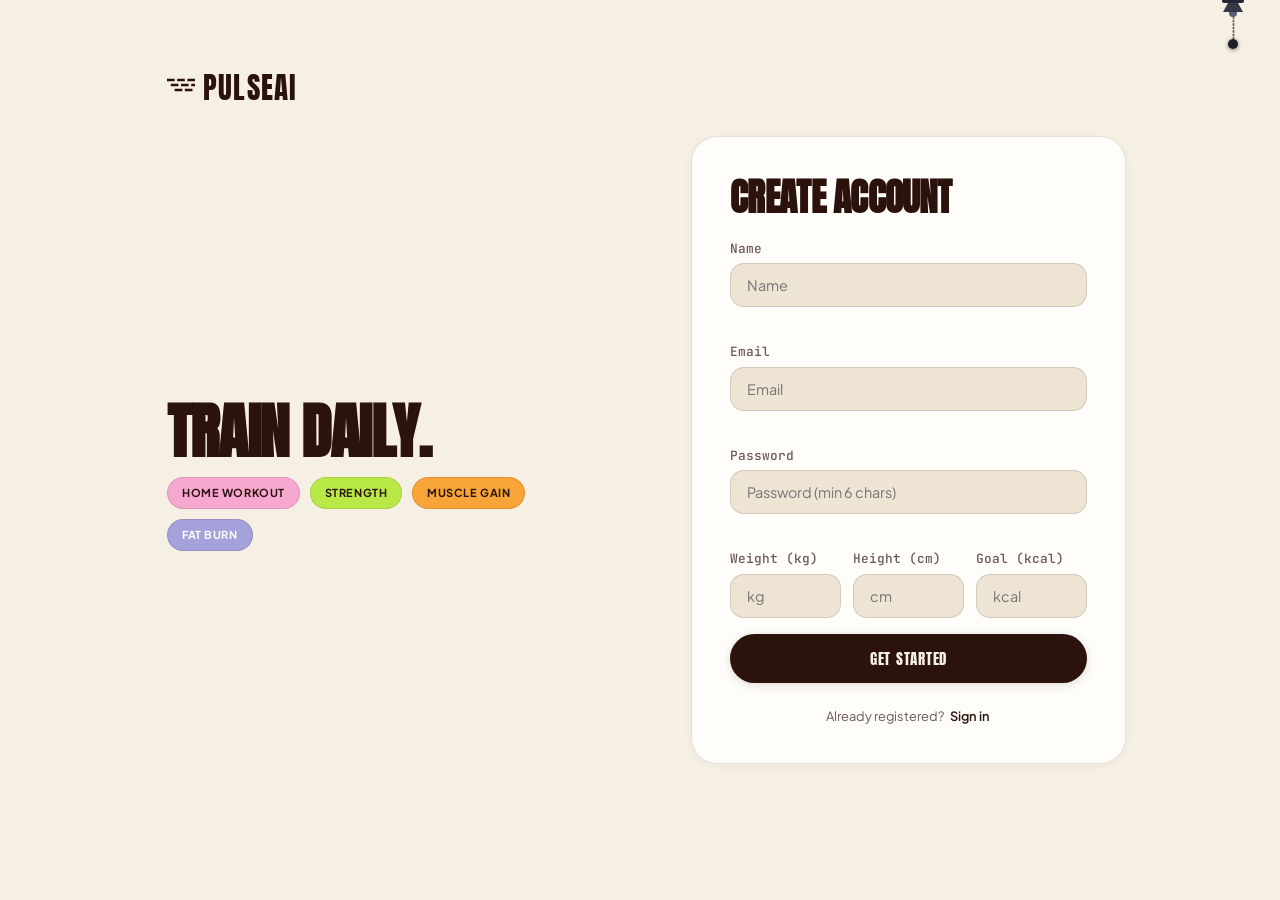
<file: signup.html>
<!DOCTYPE html>
<html lang="en" data-theme="dark">
<head>
  <meta charset="UTF-8">
  <meta name="viewport" content="width=device-width, initial-scale=1.0">
  <title>PulseAI — Create Account</title>
  <link rel="preconnect" href="https://fonts.googleapis.com">
  <link rel="preconnect" href="https://fonts.gstatic.com" crossorigin>
  <link href="https://fonts.googleapis.com/css2?family=Anton&family=Plus+Jakarta+Sans:wght@500;600;700&family=JetBrains+Mono:wght@400;500;600&display=swap" rel="stylesheet">
  <link rel="stylesheet" href="css/style.css">
</head>
<body class="auth-page">

  <!-- Interactive Aurora Ambient Layer -->
  <div class="aurora-container" aria-hidden="true">
    <div class="aurora-mesh"></div>
    <div class="cursor-glow"></div>
  </div>

  <div class="auth-split-wrapper">
    <!-- Left Hero Brand Column (Desktop) -->
    <section class="auth-brand-side">
      <div class="brand-top">
        <div class="brand-logo-symbol">
          <svg width="28" height="18" viewBox="0 0 22 14" fill="currentColor">
            <path d="M0 2h6v2H0zm8 0h6v2H8zm8 0h6v2h-6zM3 6h6v2H3zm8 0h6v2h-6zm8 0h3v2h-3zM6 10h6v2H6zm8 0h6v2h-6z"/>
          </svg>
        </div>
        <span class="brand-wordmark">PulseAI</span>
      </div>

      <div class="brand-hero-content">
        <h1 class="brand-pixel-title">TRAIN DAILY.</h1>
        <div class="editorial-pills" style="margin-top: 16px; margin-bottom: 0;">
          <span class="editorial-pill pill-blush">HOME WORKOUT</span>
          <span class="editorial-pill pill-lime">STRENGTH</span>
          <span class="editorial-pill pill-amber">MUSCLE GAIN</span>
          <span class="editorial-pill pill-lavender">FAT BURN</span>
        </div>
      </div>
    </section>

    <!-- Right Form Side -->
    <section class="auth-form-side">
      <div class="glass-form-card">
        <div class="form-header">
          <h2 class="form-title">CREATE ACCOUNT</h2>
        </div>

        <div id="authAlert" class="alert-banner" role="alert" style="display: none;">
          <span id="alertMessage"></span>
        </div>

        <form id="signupForm" class="auth-form" novalidate>
          <div class="form-group">
            <label for="name" class="form-label">Name</label>
            <input type="text" id="name" class="form-input" placeholder="Name" required autocomplete="name">
            <span class="field-error" id="nameError"></span>
          </div>

          <div class="form-group">
            <label for="email" class="form-label">Email</label>
            <input type="email" id="email" class="form-input" placeholder="Email" required autocomplete="email">
            <span class="field-error" id="emailError"></span>
          </div>

          <div class="form-group">
            <label for="password" class="form-label">Password</label>
            <input type="password" id="password" class="form-input" placeholder="Password (min 6 chars)" required autocomplete="new-password">
            <span class="field-error" id="passwordError"></span>
          </div>

          <div class="form-row-triplet">
            <div class="form-group">
              <label for="weight" class="form-label">Weight (kg)</label>
              <input type="number" id="weight" class="form-input" placeholder="kg" step="0.5" min="30" max="300">
            </div>
            <div class="form-group">
              <label for="height" class="form-label">Height (cm)</label>
              <input type="number" id="height" class="form-input" placeholder="cm" step="1" min="100" max="250">
            </div>
            <div class="form-group">
              <label for="calories" class="form-label">Goal (kcal)</label>
              <input type="number" id="calories" class="form-input" placeholder="kcal" step="50" min="1000" max="6000">
            </div>
          </div>

          <button type="submit" id="submitBtn" class="btn-primary">
            <span class="btn-text">Get Started</span>
            <span class="btn-loader" style="display: none;"></span>
          </button>
        </form>

        <div class="form-footer">
          <span class="footer-text">Already registered?</span>
          <a href="login.html" class="footer-link">Sign in</a>
        </div>
      </div>
    </section>
  </div>

  <script src="https://cdnjs.cloudflare.com/ajax/libs/gsap/3.12.5/gsap.min.js"></script>
  <script src="js/api.js"></script>
  <script src="js/lamp.js"></script>
  <script src="js/aurora.js"></script>
  <script src="js/motion.js"></script>
  <script>
    document.addEventListener('DOMContentLoaded', () => {
      if (api.getToken()) {
        window.location.href = 'dashboard.html';
        return;
      }

      const form = document.getElementById('signupForm');
      const nameInput = document.getElementById('name');
      const emailInput = document.getElementById('email');
      const passwordInput = document.getElementById('password');
      const weightInput = document.getElementById('weight');
      const heightInput = document.getElementById('height');
      const caloriesInput = document.getElementById('calories');

      const nameError = document.getElementById('nameError');
      const emailError = document.getElementById('emailError');
      const passwordError = document.getElementById('passwordError');
      const alertBox = document.getElementById('authAlert');
      const alertMsg = document.getElementById('alertMessage');
      const submitBtn = document.getElementById('submitBtn');
      const btnText = submitBtn.querySelector('.btn-text');
      const btnLoader = submitBtn.querySelector('.btn-loader');

      function clearErrors() {
        nameError.textContent = '';
        emailError.textContent = '';
        passwordError.textContent = '';
        alertBox.style.display = 'none';
        alertMsg.textContent = '';
      }

      function setLoading(loading) {
        submitBtn.disabled = loading;
        btnText.style.display = loading ? 'none' : 'inline-block';
        btnLoader.style.display = loading ? 'inline-block' : 'none';
      }

      form.addEventListener('submit', async (e) => {
        e.preventDefault();
        clearErrors();

        const name = nameInput.value.trim();
        const email = emailInput.value.trim();
        const password = passwordInput.value;
        const weight = weightInput.value ? parseFloat(weightInput.value) : undefined;
        const height = heightInput.value ? parseFloat(heightInput.value) : undefined;
        const calorieTarget = caloriesInput.value ? parseInt(caloriesInput.value, 10) : undefined;

        let valid = true;

        if (!name) {
          nameError.textContent = 'Name is required';
          valid = false;
        }

        if (!email) {
          emailError.textContent = 'Email is required';
          valid = false;
        } else if (!/^[^\s@]+@[^\s@]+\.[^\s@]+$/.test(email)) {
          emailError.textContent = 'Please enter a valid email address';
          valid = false;
        }

        if (!password) {
          passwordError.textContent = 'Password is required';
          valid = false;
        } else if (password.length < 6) {
          passwordError.textContent = 'Password must be at least 6 characters';
          valid = false;
        }

        if (!valid) return;

        setLoading(true);

        try {
          await api.signup({
            name,
            email,
            password,
            weight_kg: weight,
            height_cm: height,
            calorie_target: calorieTarget
          });

          // Auto-login upon successful signup
          const authRes = await api.login(email, password);
          if (authRes && authRes.access_token) {
            window.location.href = 'dashboard.html';
          }
        } catch (err) {
          alertBox.style.display = 'flex';
          alertMsg.textContent = err.message || 'Signup failed. Please try again.';
        } finally {
          setLoading(false);
        }
      });
    });
  </script>
</body>
</html>
</file>
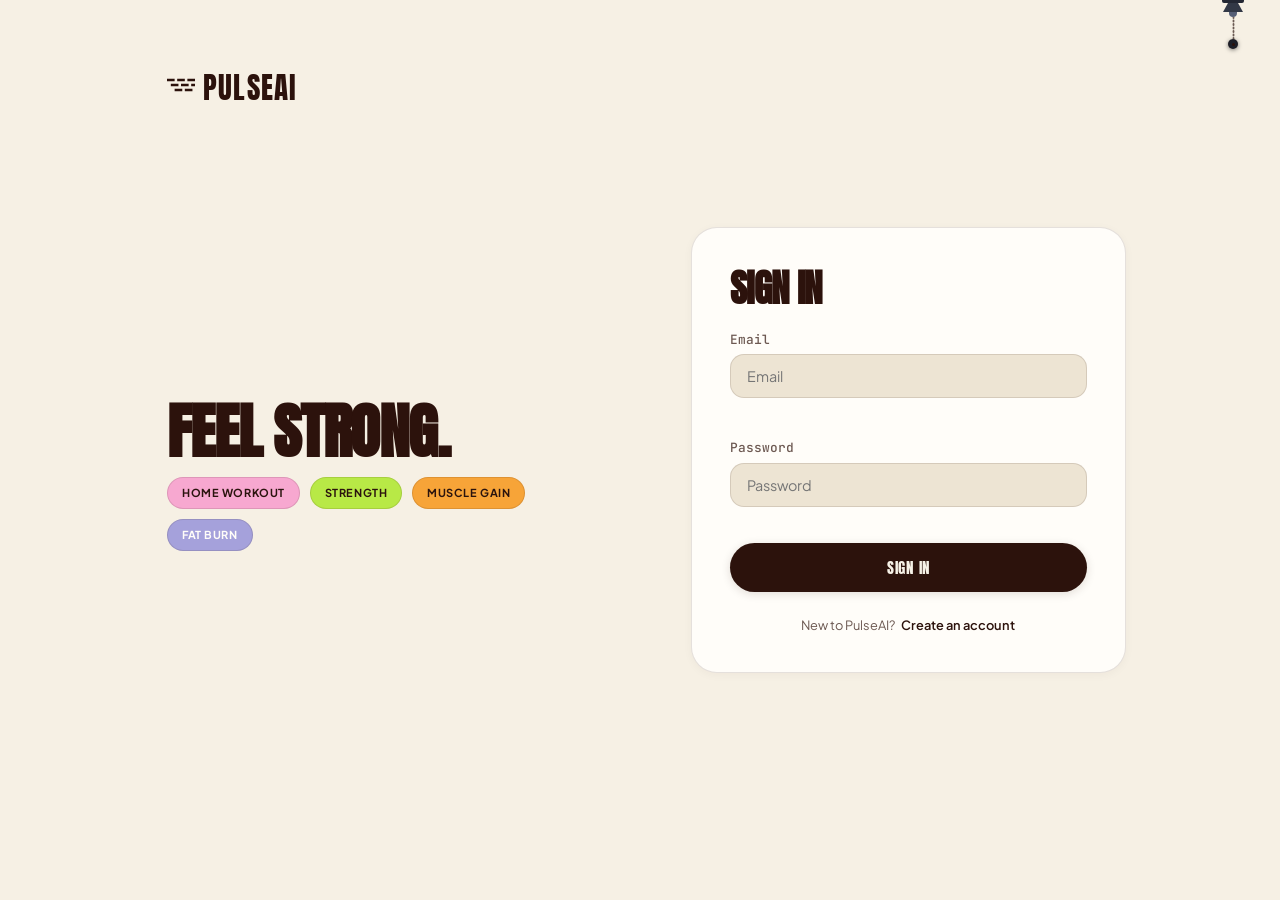
<file: workouts.html>
<!DOCTYPE html>
<html lang="en" data-theme="dark">
<head>
  <meta charset="UTF-8">
  <meta name="viewport" content="width=device-width, initial-scale=1.0">
  <title>PulseAI — Workouts & Training</title>
  <link rel="preconnect" href="https://fonts.googleapis.com">
  <link rel="preconnect" href="https://fonts.gstatic.com" crossorigin>
  <link href="https://fonts.googleapis.com/css2?family=Anton&family=Plus+Jakarta+Sans:wght@500;600;700&family=JetBrains+Mono:wght@400;500;600&display=swap" rel="stylesheet">
  <link rel="stylesheet" href="css/style.css">
</head>
<body class="app-body">

  <div class="app-shell">
    <!-- Responsive Navigation -->
    <nav class="app-nav" aria-label="Main Navigation">
      <div class="nav-brand">
        <div class="brand-logo-symbol">
          <svg width="24" height="15" viewBox="0 0 22 14" fill="currentColor">
            <path d="M0 2h6v2H0zm8 0h6v2H8zm8 0h6v2h-6zM3 6h6v2H3zm8 0h6v2h-6zm8 0h3v2h-3zM6 10h6v2H6zm8 0h6v2h-6z"/>
          </svg>
        </div>
        <span class="brand-wordmark">PulseAI</span>
      </div>

      <ul class="nav-links">
        <li>
          <a href="dashboard.html" class="nav-item" aria-label="Dashboard">
            <svg class="nav-icon" viewBox="0 0 24 24" fill="none" stroke="currentColor" stroke-width="2" stroke-linecap="round" stroke-linejoin="round">
              <path d="m3 9 9-7 9 7v11a2 2 0 0 1-2 2H5a2 2 0 0 1-2-2z"/>
              <polyline points="9 22 9 12 15 12 15 22"/>
            </svg>
            <span class="nav-label">Dashboard</span>
          </a>
        </li>
        <li>
          <a href="meals.html" class="nav-item" aria-label="Meals">
            <svg class="nav-icon" viewBox="0 0 24 24" fill="none" stroke="currentColor" stroke-width="2" stroke-linecap="round" stroke-linejoin="round">
              <path d="M18 8h1a4 4 0 0 1 0 8h-1"/>
              <path d="M2 8h16v9a4 4 0 0 1-4 4H6a4 4 0 0 1-4-4V8z"/>
              <line x1="6" y1="1" x2="6" y2="4"/>
              <line x1="10" y1="1" x2="10" y2="4"/>
              <line x1="14" y1="1" x2="14" y2="4"/>
            </svg>
            <span class="nav-label">Meals</span>
          </a>
        </li>
        <li>
          <a href="workouts.html" class="nav-item active" aria-label="Workouts" aria-current="page">
            <svg class="nav-icon" viewBox="0 0 24 24" fill="none" stroke="currentColor" stroke-width="2" stroke-linecap="round" stroke-linejoin="round">
              <path d="m6.5 6.5 11 11"/>
              <path d="m21 21-1-1"/>
              <path d="m3 3 1 1"/>
              <path d="m18 22 4-4"/>
              <path d="m2 6 4-4"/>
              <path d="m3 10 7-7"/>
              <path d="m14 21 7-7"/>
            </svg>
            <span class="nav-label">Workouts</span>
          </a>
        </li>
        <li>
          <a href="settings.html" class="nav-item" aria-label="Settings">
            <svg class="nav-icon" viewBox="0 0 24 24" fill="none" stroke="currentColor" stroke-width="2" stroke-linecap="round" stroke-linejoin="round">
              <path d="M12.22 2h-.44a2 2 0 0 0-2 2v.18a2 2 0 0 1-1 1.73l-.43.25a2 2 0 0 1-2 0l-.15-.08a2 2 0 0 0-2.73.73l-.22.38a2 2 0 0 0 .73 2.73l.15.1a2 2 0 0 1 1 1.72v.51a2 2 0 0 1-1 1.74l-.15.09a2 2 0 0 0-.73 2.73l.22.38a2 2 0 0 0 2.73.73l.15-.08a2 2 0 0 1 2 0l.43.25a2 2 0 0 1 1 1.73V20a2 2 0 0 0 2 2h.44a2 2 0 0 0 2-2v-.18a2 2 0 0 1 1-1.73l.43-.25a2 2 0 0 1 2 0l.15.08a2 2 0 0 0 2.73-.73l.22-.39a2 2 0 0 0-.73-2.73l-.15-.08a2 2 0 0 1-1-1.74v-.5a2 2 0 0 1 1-1.74l.15-.09a2 2 0 0 0 .73-2.73l-.22-.38a2 2 0 0 0-2.73-.73l-.15.08a2 2 0 0 1-2 0l-.43-.25a2 2 0 0 1-1-1.73V4a2 2 0 0 0-2-2z"/>
              <circle cx="12" cy="12" r="3"/>
            </svg>
            <span class="nav-label">Settings</span>
          </a>
        </li>
      </ul>

      <div class="nav-footer">
        <button type="button" class="btn-logout-icon" id="logoutBtn" title="Log out" aria-label="Log out">
          <svg width="18" height="18" viewBox="0 0 24 24" fill="none" stroke="currentColor" stroke-width="2" stroke-linecap="round" stroke-linejoin="round">
            <path d="M9 21H5a2 2 0 0 1-2-2V5a2 2 0 0 1 2-2h4"/>
            <polyline points="16 17 21 12 16 7"/>
            <line x1="21" y1="12" x2="9" y2="12"/>
          </svg>
          <span class="logout-label">Logout</span>
        </button>
      </div>
    </nav>

    <main class="main-content">
      <header class="content-header">
        <div>
          <span class="header-kicker">TRAINING</span>
          <h1 class="header-title">Workouts</h1>
        </div>
        <button type="button" class="btn-primary" id="openAddWorkoutModalBtn">+ Log Workout</button>
      </header>

      <!-- Category Filter Tabs: All + 5 Specific Categories -->
      <nav class="category-tabs-nav" id="categoryTabsNav" aria-label="Workout Categories">
        <button type="button" class="cat-tab-btn is-active" data-cat="all">ALL <span class="cat-badge-count" id="count-all">0</span></button>
        <button type="button" class="cat-tab-btn" data-cat="gym">GYM <span class="cat-badge-count" id="count-gym">0</span></button>
        <button type="button" class="cat-tab-btn" data-cat="bodyweight">BODYWEIGHT <span class="cat-badge-count" id="count-bodyweight">0</span></button>
        <button type="button" class="cat-tab-btn" data-cat="speed">SPEED <span class="cat-badge-count" id="count-speed">0</span></button>
        <button type="button" class="cat-tab-btn" data-cat="endurance">ENDURANCE <span class="cat-badge-count" id="count-endurance">0</span></button>
        <button type="button" class="cat-tab-btn" data-cat="rehab">REHAB <span class="cat-badge-count" id="count-rehab">0</span></button>
      </nav>

      <!-- AI Workout Generator Card -->
      <section class="card generator-card" id="generatorCard" aria-label="AI Workout Generator">
        <div class="card-header">
          <span class="card-label">WORKOUT BUILDER</span>
          <span class="badge-chip badge-estimate" id="genCategoryBadge">GYM</span>
        </div>
        <h3 class="card-heading-sm" id="genCardTitle">Generate Workout</h3>
        <p class="card-subtext" id="genCardDesc" style="display: none;"></p>

        <!-- Category-Specific Generator Inputs -->
        <form id="generateWorkoutForm" class="bento-form" style="margin-top: var(--space-sm);">

          <!-- Fields for Bodyweight -->
          <div class="generator-form-grid cat-fields" id="fields-bodyweight" style="display: none;">
            <div class="form-group">
              <label class="form-label">Fitness Level</label>
              <select class="form-input" id="bwLevel">
                <option value="beginner">Beginner</option>
                <option value="intermediate" selected>Intermediate</option>
                <option value="advanced">Advanced</option>
              </select>
            </div>
            <div class="form-group">
              <label class="form-label">Time Available (min)</label>
              <input type="number" class="form-input" id="bwTime" value="30" min="10" max="120">
            </div>
            <div class="form-group">
              <label class="form-label">Focus Area</label>
              <select class="form-input" id="bwFocus">
                <option value="full body">Full Body</option>
                <option value="upper body">Upper Body</option>
                <option value="lower body">Lower Body</option>
                <option value="core">Core</option>
              </select>
            </div>
          </div>

          <!-- Fields for Gym (Default) -->
          <div class="generator-form-grid cat-fields" id="fields-gym">
            <div class="form-group">
              <label class="form-label">Fitness Level</label>
              <select class="form-input" id="gymLevel">
                <option value="beginner">Beginner</option>
                <option value="intermediate" selected>Intermediate</option>
                <option value="advanced">Advanced</option>
              </select>
            </div>
            <div class="form-group">
              <label class="form-label">Time Available (min)</label>
              <input type="number" class="form-input" id="gymTime" value="45" min="15" max="120">
            </div>
            <div class="form-group">
              <label class="form-label">Muscle Focus</label>
              <select class="form-input" id="gymFocus">
                <option value="Push (Chest/Shoulders/Triceps)">Push (Chest/Shoulders/Triceps)</option>
                <option value="Pull (Back/Biceps)">Pull (Back/Biceps)</option>
                <option value="Legs (Quads/Hamstrings/Calves)">Legs</option>
                <option value="Upper Body Hypertrophy">Upper Body Hypertrophy</option>
                <option value="Full Body Compound">Full Body Compound</option>
              </select>
            </div>
            <div class="form-group">
              <label class="form-label">Equipment</label>
              <select class="form-input" id="gymEquipment">
                <option value="full gym">Full Gym (Barbell, Dumbbells, Cables)</option>
                <option value="dumbbells only">Dumbbells Only</option>
              </select>
            </div>
          </div>

          <!-- Fields for Speed -->
          <div class="generator-form-grid cat-fields" id="fields-speed" style="display: none;">
            <div class="form-group">
              <label class="form-label">Speed Focus</label>
              <select class="form-input" id="speedFocus">
                <option value="sprint mechanics">Sprint Mechanics & Acceleration</option>
                <option value="agility and change of direction">Agility & Footwork</option>
                <option value="top end speed">Top-End Max Velocity</option>
              </select>
            </div>
            <div class="form-group">
              <label class="form-label">Athletic Level</label>
              <select class="form-input" id="speedLevel">
                <option value="beginner">Developmental</option>
                <option value="intermediate" selected>Intermediate</option>
                <option value="advanced">Competitive Athlete</option>
              </select>
            </div>
            <div class="form-group">
              <label class="form-label">Session Duration (min)</label>
              <input type="number" class="form-input" id="speedTime" value="35" min="15" max="90">
            </div>
          </div>

          <!-- Fields for Endurance -->
          <div class="generator-form-grid cat-fields" id="fields-endurance" style="display: none;">
            <div class="form-group">
              <label class="form-label">Activity</label>
              <select class="form-input" id="enduranceActivity">
                <option value="run">Road / Trail Running</option>
                <option value="cycle">Cycling</option>
                <option value="swim">Swimming</option>
              </select>
            </div>
            <div class="form-group">
              <label class="form-label">Intensity Level</label>
              <select class="form-input" id="enduranceLevel">
                <option value="Zone 2 Aerobic Base">Zone 2 Aerobic Base</option>
                <option value="Tempo Threshold" selected>Tempo Threshold</option>
                <option value="HIIT Intervals">HIIT Intervals</option>
              </select>
            </div>
            <div class="form-group">
              <label class="form-label">Duration (min)</label>
              <input type="number" class="form-input" id="enduranceTime" value="45" min="15" max="180">
            </div>
            <div class="form-group">
              <label class="form-label">Target Distance (km, optional)</label>
              <input type="number" class="form-input" id="enduranceDist" placeholder="Optional km" step="0.5" min="1">
            </div>
          </div>

          <!-- Fields for Rehab (With Mandatory Safety Rules) -->
          <div class="generator-form-grid cat-fields" id="fields-rehab" style="display: none;">
            <div class="form-group">
              <label class="form-label">Target Body Area</label>
              <select class="form-input" id="rehabArea">
                <option value="knee">Knee (Patellar / IT Band)</option>
                <option value="shoulder">Shoulder (Rotator Cuff)</option>
                <option value="lower back">Lower Back (Lumbar Mobility)</option>
                <option value="ankle and achilles">Ankle &amp; Achilles</option>
                <option value="hip flexors">Hip Flexors &amp; Glutes</option>
              </select>
            </div>
            <div class="form-group">
              <label class="form-label">Pain Level (0 to 10)</label>
              <input type="number" class="form-input" id="rehabPain" value="2" min="0" max="10">
            </div>
            <div class="form-group">
              <label class="form-label">Rehabilitation Stage</label>
              <select class="form-input" id="rehabStage">
                <option value="early" selected>Early (Gentle range of motion)</option>
                <option value="mid">Mid (Isometric strengthening)</option>
                <option value="late">Late (Functional return to sport)</option>
              </select>
            </div>
          </div>

          <div style="display: flex; justify-content: space-between; align-items: center; flex-wrap: wrap; gap: 8px;">
            <span class="rehab-guidance-pill">General guidance only, not medical advice.</span>
            <button type="submit" class="btn-primary" id="generateBtn">
              GENERATE WORKOUT &gt;&gt;&gt;
            </button>
          </div>
        </form>

        <!-- Generation Loading Skeleton -->
        <div id="genSkeleton" style="display: none; margin-top: var(--space-md);">
          <div class="skeleton-card" style="height: 50px;"></div>
          <div class="skeleton-card" style="height: 50px;"></div>
        </div>

        <!-- Generated Result Preview -->
        <div id="genResultCard" style="display: none; margin-top: var(--space-md); border-top: 1px solid var(--color-border); padding-top: var(--space-md);">
          
          <!-- Rehab Medical Warning Banner if pain >= 7 -->
          <div id="rehabSevereAlert" class="rehab-disclaimer-box" style="display: none;">
            <strong>Medical Notice:</strong>
            <span id="rehabSevereMsg"></span>
          </div>

          <div id="genWorkoutDetails">
            <div style="display: flex; justify-content: space-between; align-items: baseline; flex-wrap: wrap; gap: 6px;">
              <h3 class="workout-name" id="genWorkoutTitle" style="margin: 0;">--</h3>
              <span class="mono-tag" id="genDurationTag">-- MIN</span>
            </div>

            <!-- Exercise List Preview -->
            <div class="exercise-preview-list" id="genExerciseList">
              <!-- Rendered via JS -->
            </div>

            <div style="display: flex; justify-content: flex-end; gap: var(--space-xs); margin-top: var(--space-sm);">
              <button type="button" class="btn-subtle" id="regenerateBtn">Regenerate</button>
              <button type="button" class="btn-primary" id="logGeneratedBtn">+ LOG THIS WORKOUT &gt;&gt;&gt;</button>
            </div>
          </div>
        </div>

      </section>

      <!-- Add Workout Form Card (Collapsible for Manual Logging) -->
      <section class="card add-form-card" id="addWorkoutSection" style="display: none; margin-bottom: var(--space-lg);">
        <div class="card-header">
          <span class="card-label">NEW TRAINING LOG</span>
          <button type="button" class="btn-icon-close" id="closeAddWorkoutBtn" aria-label="Close form">&times;</button>
        </div>
        <form id="addWorkoutForm" class="bento-form">
          <div class="form-row-duo">
            <div class="form-group">
              <label for="wName" class="form-label">Workout name *</label>
              <input type="text" id="wName" class="form-input" placeholder="Workout name" required>
            </div>
            <div class="form-group">
              <label for="wCategory" class="form-label">Category</label>
              <select id="wCategory" class="form-input">
                <option value="gym" selected>Gym</option>
                <option value="bodyweight">Bodyweight</option>
                <option value="speed">Speed</option>
                <option value="endurance">Endurance</option>
                <option value="rehab">Rehab</option>
              </select>
            </div>
          </div>
          <div class="form-row-duo">
            <div class="form-group">
              <label for="wDate" class="form-label">Date</label>
              <input type="date" id="wDate" class="form-input">
            </div>
            <div class="form-group">
              <label for="wDuration" class="form-label">Duration (min)</label>
              <input type="number" id="wDuration" class="form-input" placeholder="Minutes" min="0">
            </div>
          </div>
          <div class="form-row-duo">
            <div class="form-group" id="wVolumeGroup">
              <label for="wVolume" class="form-label">Volume (kg, optional for endurance/speed/rehab)</label>
              <input type="number" id="wVolume" class="form-input" placeholder="Volume in kg" min="0" step="10">
            </div>
            <div class="form-group">
              <label for="wAvgHr" class="form-label">Avg HR (bpm)</label>
              <input type="number" id="wAvgHr" class="form-input" placeholder="Avg BPM" min="40" max="220">
            </div>
          </div>
          <div class="form-actions-row">
            <label class="checkbox-label">
              <input type="checkbox" id="wCompleted" checked>
              <span>Mark as completed</span>
            </label>
            <button type="submit" class="btn-primary" id="saveWorkoutBtn">SAVE WORKOUT &gt;&gt;&gt;</button>
          </div>
        </form>
      </section>

      <!-- Workouts List Container -->
      <section class="workouts-list-section" aria-label="Workouts List">
        <div id="workoutsLoading" class="skeleton-list">
          <div class="skeleton-card"></div>
          <div class="skeleton-card"></div>
          <div class="skeleton-card"></div>
        </div>

        <div id="workoutsEmpty" class="card empty-state-card" style="display: none;">
          <div class="empty-icon-wrap" aria-hidden="true">
            <svg width="32" height="32" viewBox="0 0 24 24" fill="none" stroke="currentColor" stroke-width="1.8">
              <path d="m6.5 6.5 11 11M21 21l-1-1M3 3l1 1M18 22l4-4M2 6l4-4M3 10l7-7M14 21l7-7"/>
            </svg>
          </div>
          <h3 class="empty-title" id="emptyTitle">No workouts yet</h3>
          <p class="empty-text" id="emptyText">Complete training sessions to build your PulseScore index.</p>
          <button type="button" class="btn-primary btn-sm" id="emptyAddBtn">+ LOG FIRST WORKOUT &gt;&gt;&gt;</button>
        </div>

        <div id="workoutsList" class="workouts-grid" style="display: none;">
          <!-- Dynamically populated via JS -->
        </div>
      </section>
    </main>
  </div>

  <script src="https://cdnjs.cloudflare.com/ajax/libs/gsap/3.12.5/gsap.min.js"></script>
  <script src="js/api.js"></script>
  <script src="js/lamp.js"></script>
  <script src="js/motion.js"></script>
  <script src="js/coach-widget.js"></script>
  <script>
    let currentCategoryFilter = 'all';
    let allWorkoutsData = [];
    let latestGeneratedWorkout = null;

    document.addEventListener('DOMContentLoaded', async () => {
      if (!api.getToken()) {
        window.location.href = 'login.html';
        return;
      }

      document.getElementById('logoutBtn').addEventListener('click', () => api.logout());

      // Category tab switcher
      setupCategoryTabs();

      // AI Generator form
      setupWorkoutGenerator();

      // Manual workout logging setup
      setupManualLogging();

      // Initial load
      await loadWorkouts();
    });

    function setupCategoryTabs() {
      const tabs = document.querySelectorAll('#categoryTabsNav .cat-tab-btn');
      tabs.forEach(tab => {
        tab.addEventListener('click', () => {
          tabs.forEach(t => t.classList.remove('is-active'));
          tab.classList.add('is-active');

          const cat = tab.getAttribute('data-cat');
          currentCategoryFilter = cat;

          // Sync generator form inputs to selected category
          const targetCat = cat === 'all' ? 'gym' : cat;
          switchGeneratorCategory(targetCat);

          // Re-render filtered list
          renderWorkoutsList();
        });
      });
    }

    function switchGeneratorCategory(cat) {
      document.querySelectorAll('.cat-fields').forEach(el => el.style.display = 'none');
      const targetFields = document.getElementById(`fields-${cat}`);
      if (targetFields) targetFields.style.display = 'grid';

      document.getElementById('genCategoryBadge').textContent = cat.toUpperCase();
      document.getElementById('wCategory').value = cat;
    }

    function setupWorkoutGenerator() {
      const form = document.getElementById('generateWorkoutForm');
      const genBtn = document.getElementById('generateBtn');
      const regenBtn = document.getElementById('regenerateBtn');
      const logGenBtn = document.getElementById('logGeneratedBtn');
      const skeleton = document.getElementById('genSkeleton');
      const resultCard = document.getElementById('genResultCard');

      async function triggerGeneration() {
        const cat = currentCategoryFilter === 'all' ? 'gym' : currentCategoryFilter;
        let payload = { category: cat };

        if (cat === 'bodyweight') {
          payload.level = document.getElementById('bwLevel').value;
          payload.time_available_min = parseInt(document.getElementById('bwTime').value, 10) || 30;
          payload.focus = document.getElementById('bwFocus').value;
        } else if (cat === 'gym') {
          payload.level = document.getElementById('gymLevel').value;
          payload.time_available_min = parseInt(document.getElementById('gymTime').value, 10) || 45;
          payload.focus = document.getElementById('gymFocus').value;
          payload.equipment = document.getElementById('gymEquipment').value;
        } else if (cat === 'speed') {
          payload.focus = document.getElementById('speedFocus').value;
          payload.level = document.getElementById('speedLevel').value;
          payload.time_available_min = parseInt(document.getElementById('speedTime').value, 10) || 35;
        } else if (cat === 'endurance') {
          payload.activity = document.getElementById('enduranceActivity').value;
          payload.level = document.getElementById('enduranceLevel').value;
          payload.time_available_min = parseInt(document.getElementById('enduranceTime').value, 10) || 45;
          const dist = parseFloat(document.getElementById('enduranceDist').value);
          if (dist) payload.target_distance_km = dist;
        } else if (cat === 'rehab') {
          payload.body_area = document.getElementById('rehabArea').value;
          payload.pain_level = parseInt(document.getElementById('rehabPain').value, 10) || 0;
          payload.stage = document.getElementById('rehabStage').value;
        }

        skeleton.style.display = 'block';
        resultCard.style.display = 'none';
        genBtn.disabled = true;

        try {
          const generated = await api.post('/workouts/generate', payload);
          latestGeneratedWorkout = generated;
          skeleton.style.display = 'none';
          genBtn.disabled = false;
          renderGeneratedResult(generated);
        } catch (err) {
          skeleton.style.display = 'none';
          genBtn.disabled = false;
          alert(err.message || 'Error generating workout. Ensure GROQ_API_KEY is configured.');
        }
      }

      form.addEventListener('submit', (e) => {
        e.preventDefault();
        triggerGeneration();
      });

      regenBtn.addEventListener('click', triggerGeneration);

      // Log generated workout directly to database
      logGenBtn.addEventListener('click', async () => {
        if (!latestGeneratedWorkout) return;
        try {
          await api.post('/workouts/', {
            name: latestGeneratedWorkout.name,
            category: latestGeneratedWorkout.category,
            duration_min: latestGeneratedWorkout.estimated_duration_min || 30,
            volume_kg: 0,
            is_completed: true,
            exercises: latestGeneratedWorkout.exercises,
            workout_date: new Date().toISOString().split('T')[0]
          });

          logGenBtn.textContent = '✓ LOGGED TO SESSIONS';
          logGenBtn.disabled = true;

          await loadWorkouts();
        } catch (err) {
          alert(err.message || 'Error saving generated workout');
        }
      });
    }

    function renderGeneratedResult(data) {
      const resultCard = document.getElementById('genResultCard');
      const detailsBlock = document.getElementById('genWorkoutDetails');
      const severeBox = document.getElementById('rehabSevereAlert');
      const severeMsg = document.getElementById('rehabSevereMsg');

      resultCard.style.display = 'block';

      // If Rehab pain is 7+ -> Severe medical warning
      if (data.rehab_warning) {
        severeBox.style.display = 'block';
        severeMsg.textContent = data.rehab_warning;
        detailsBlock.style.display = 'none';
        return;
      }

      severeBox.style.display = 'none';
      detailsBlock.style.display = 'block';

      document.getElementById('genWorkoutTitle').textContent = data.name;
      document.getElementById('genDurationTag').textContent = `${data.estimated_duration_min} MIN ESTIMATED`;

      const list = document.getElementById('genExerciseList');
      list.innerHTML = '';

      (data.exercises || []).forEach(ex => {
        const item = document.createElement('div');
        item.className = 'exercise-preview-item';

        const setsReps = ex.sets && ex.reps ? `${ex.sets} sets × ${ex.reps}` : (ex.duration_sec ? `${ex.duration_sec}s hold/duration` : 'Bodyweight');
        const rest = ex.rest_sec ? `Rest ${ex.rest_sec}s` : '';

        item.innerHTML = `
          <div>
            <div class="ex-title">${escapeHtml(ex.name)}</div>
            <div class="ex-meta">${setsReps} ${rest ? '• ' + rest : ''} ${ex.notes ? '• ' + escapeHtml(ex.notes) : ''}</div>
          </div>
          <span class="ex-badge">${ex.sets ? ex.sets + ' SETS' : 'DRILL'}</span>
        `;
        list.appendChild(item);
      });

      const logBtn = document.getElementById('logGeneratedBtn');
      logBtn.textContent = '+ LOG THIS WORKOUT >>>';
      logBtn.disabled = false;
    }

    function setupManualLogging() {
      const addSection = document.getElementById('addWorkoutSection');
      const openBtn = document.getElementById('openAddWorkoutModalBtn');
      const emptyAddBtn = document.getElementById('emptyAddBtn');
      const closeBtn = document.getElementById('closeAddWorkoutBtn');
      const addForm = document.getElementById('addWorkoutForm');
      const dateInput = document.getElementById('wDate');

      dateInput.value = new Date().toISOString().split('T')[0];

      function toggleAdd(show) {
        addSection.style.display = show ? 'block' : 'none';
        if (show) document.getElementById('wName').focus();
      }

      openBtn.addEventListener('click', () => toggleAdd(true));
      emptyAddBtn.addEventListener('click', () => toggleAdd(true));
      closeBtn.addEventListener('click', () => toggleAdd(false));

      addForm.addEventListener('submit', async (e) => {
        e.preventDefault();
        const name = document.getElementById('wName').value.trim();
        const category = document.getElementById('wCategory').value || 'gym';
        const duration_min = parseInt(document.getElementById('wDuration').value, 10) || 0;
        const volume_kg_raw = document.getElementById('wVolume').value;
        const volume_kg = volume_kg_raw !== '' ? parseFloat(volume_kg_raw) : null;
        const avg_hr_val = document.getElementById('wAvgHr').value;
        const avg_hr = avg_hr_val ? parseInt(avg_hr_val, 10) : null;
        const is_completed = document.getElementById('wCompleted').checked;
        const workout_date = dateInput.value || null;

        if (!name) return;

        try {
          await api.post('/workouts/', {
            name,
            category,
            duration_min,
            volume_kg,
            avg_hr,
            is_completed,
            workout_date
          });
          addForm.reset();
          dateInput.value = new Date().toISOString().split('T')[0];
          document.getElementById('wCompleted').checked = true;
          toggleAdd(false);
          await loadWorkouts();
        } catch (err) {
          alert(err.message || 'Error saving workout');
        }
      });
    }

    async function loadWorkouts() {
      const loading = document.getElementById('workoutsLoading');
      const empty = document.getElementById('workoutsEmpty');
      const list = document.getElementById('workoutsList');

      loading.style.display = 'grid';
      empty.style.display = 'none';
      list.style.display = 'none';

      try {
        allWorkoutsData = await api.get('/workouts/');
        loading.style.display = 'none';

        // Update category badge counts
        updateCategoryCounts();

        // Render filtered list
        renderWorkoutsList();
      } catch (err) {
        console.error('Failed to load workouts:', err);
        loading.style.display = 'none';
      }
    }

    function updateCategoryCounts() {
      const counts = { all: allWorkoutsData.length, gym: 0, bodyweight: 0, speed: 0, endurance: 0, rehab: 0 };
      allWorkoutsData.forEach(w => {
        const cat = (w.category || 'gym').toLowerCase();
        if (counts[cat] !== undefined) counts[cat]++;
      });

      Object.keys(counts).forEach(k => {
        const el = document.getElementById(`count-${k}`);
        if (el) el.textContent = counts[k];
      });
    }

    function renderWorkoutsList() {
      const empty = document.getElementById('workoutsEmpty');
      const list = document.getElementById('workoutsList');

      const filtered = currentCategoryFilter === 'all'
        ? allWorkoutsData
        : allWorkoutsData.filter(w => (w.category || 'gym').toLowerCase() === currentCategoryFilter);

      if (filtered.length === 0) {
        list.style.display = 'none';
        empty.style.display = 'block';
        if (currentCategoryFilter === 'all') {
          document.getElementById('emptyTitle').textContent = 'No workouts yet';
          document.getElementById('emptyText').textContent = 'Complete 5 training sessions per week to maximize your PulseScore.';
        } else {
          document.getElementById('emptyTitle').textContent = `No ${currentCategoryFilter} workouts yet`;
          document.getElementById('emptyText').textContent = `Generate a personalized ${currentCategoryFilter} session above or log one manually.`;
        }
        return;
      }

      empty.style.display = 'none';
      list.innerHTML = '';
      list.style.display = 'grid';

      filtered.forEach((w) => {
        const card = document.createElement('article');
        card.className = `card workout-item-card ${w.is_completed ? 'is-completed' : ''}`;
        card.id = `workout-${w.id}`;

        const categoryTag = (w.category || 'gym').toUpperCase();
        const hasExercises = Array.isArray(w.exercises) && w.exercises.length > 0;

        card.innerHTML = `
          <div class="workout-card-top">
            <div>
              <div style="display: flex; align-items: center; gap: 8px;">
                <span class="workout-card-date">${w.workout_date}</span>
                <span class="badge-chip badge-confidence">${categoryTag}</span>
              </div>
              <h3 class="workout-card-name">${escapeHtml(w.name)}</h3>
            </div>
            <span class="status-pill ${w.is_completed ? 'status-completed' : ''}">
              ${w.is_completed ? 'COMPLETED' : 'INCOMPLETE'}
            </span>
          </div>

          <div class="stat-chips-grid">
            <div class="stat-chip">
              <span class="stat-chip-lbl">DURATION</span>
              <span class="stat-chip-val">${w.duration_min}<small>m</small></span>
            </div>
            <div class="stat-chip">
              <span class="stat-chip-lbl">VOLUME</span>
              <span class="stat-chip-val">${w.volume_kg !== null && w.volume_kg !== undefined ? w.volume_kg.toLocaleString() + '<small>kg</small>' : '--'}</span>
            </div>
            <div class="stat-chip">
              <span class="stat-chip-lbl">AVG HR</span>
              <span class="stat-chip-val">${w.avg_hr ? w.avg_hr + '<small>bpm</small>' : '--'}</span>
            </div>
          </div>

          ${hasExercises ? `
            <div style="background: var(--color-bg-subtle); padding: 8px 12px; border-radius: var(--radius-sm); border: 1px solid var(--color-border-subtle);">
              <span style="font-family: var(--font-mono); font-size: 10px; color: var(--color-text-muted); text-transform: uppercase;">EXERCISES:</span>
              <p style="font-family: var(--font-sans); font-size: 12px; color: var(--color-text-secondary); margin-top: 2px;">
                ${w.exercises.map(e => escapeHtml(e.name || '')).filter(Boolean).join(' • ')}
              </p>
            </div>
          ` : ''}

          <div class="workout-card-actions">
            <button type="button" class="btn-sm btn-subtle toggle-complete-btn" data-id="${w.id}">
              ${w.is_completed ? 'Mark Incomplete' : '✓ Mark Complete'}
            </button>
            <button type="button" class="btn-sm btn-delete delete-workout-btn" data-id="${w.id}" aria-label="Delete workout">
              Delete
            </button>
          </div>
        `;

        list.appendChild(card);
      });

      list.querySelectorAll('.toggle-complete-btn').forEach(btn => {
        btn.addEventListener('click', async () => {
          const id = btn.getAttribute('data-id');
          try {
            await api.patch(`/workouts/${id}/complete`);
            await loadWorkouts();
          } catch (err) {
            alert(err.message || 'Error updating workout');
          }
        });
      });

      list.querySelectorAll('.delete-workout-btn').forEach(btn => {
        btn.addEventListener('click', async () => {
          const id = btn.getAttribute('data-id');
          if (confirm('Delete this workout log?')) {
            try {
              await api.delete(`/workouts/${id}`);
              await loadWorkouts();
            } catch (err) {
              alert(err.message || 'Error deleting workout');
            }
          }
        });
      });
    }

    function escapeHtml(text) {
      if (!text) return '';
      const div = document.createElement('div');
      div.textContent = text;
      return div.innerHTML;
    }
  </script>
</body>
</html>
</file>
<file: css/style.css>
/* ==========================================================================
   PulseAI — Warm Editorial Fitness Design System
   Aesthetic: Matte cream (#F6F1E7), warm sand (#EFE8DA), deep espresso
   (#2B140E), bold condensed typography (Anton), and flat pastel/earthy pills.
   ========================================================================== */

/* --- CSS Variables & Design Tokens --- */
:root, [data-theme="dark"] {
  /* Core Expressive Shape-Driven Palette */
  --editorial-espresso: #2C120C;
  --editorial-forest: #14533C;
  --editorial-lime: #B8E946;
  --editorial-blush: #F7A8D0;
  --editorial-amber: #F7A438;
  --editorial-lavender: #A5A1DB;

  --color-accent: #2C120C;           /* Deep Espresso Primary CTA */
  --color-accent-hover: #3F1C14;
  --color-accent-subtle: #EDE4D3;
  --color-accent-glow: rgba(44, 18, 12, 0.08);
  --color-accent-text: #F6F0E4;
  --color-accent-contrast: #14533C;

  --color-bg-canvas: #F6F0E4;        /* Warm Bone / Cream */
  --color-bg-sand: #EDE4D3;          /* Soft Sand */
  --color-bg-card: #FFFDF9;          /* Crisp Ivory */
  --color-bg-card-hover: #EDE4D3;
  --color-bg-subtle: #EDE4D3;
  --color-bg-pill: #EDE4D3;
  --color-bg-active-pill: #F6F0E4;

  --color-border: rgba(44, 18, 12, 0.12);
  --color-border-subtle: rgba(44, 18, 12, 0.08);
  --color-border-active: #2C120C;

  --color-text-primary: #2C120C;     /* Deep Espresso */
  --color-text-secondary: #6D5952;   /* Muted Cocoa */
  --color-text-muted: #6D5952;
  --color-text-inverse: #F6F0E4;

  --color-danger: #B91C1C;
  --color-danger-bg: rgba(185, 28, 28, 0.1);
  --color-success: #164E3B;
  --color-success-bg: rgba(22, 78, 59, 0.12);

  /* Matte Tactile Card Properties (Zero Blur / Zero Glow) */
  --card-blur: 0px;
  --card-inner-highlight: none;
  --shadow-card: 0 2px 10px rgba(43, 20, 14, 0.04);
  --shadow-hover: 0 6px 18px rgba(43, 20, 14, 0.08);
  --shadow-glow: none;

  /* Activity Rings Palette (Solid Flat Fills) */
  --ring-track: #EAE2D3;
  --ring-cal-color: #B8E946;         /* Electric Lime */
  --ring-workout-color: #164E3B;     /* Forest Green */
  --ring-meal-color: #F7A438;        /* Warm Amber */

  /* Analytics Charts */
  --chart-bar-default: #EAE2D3;
  --chart-bar-hover: #B8E946;
  --chart-line-color: rgba(43, 20, 14, 0.12);

  /* Lamp */
  --lamp-cord-color: #6B5B53;
  --lamp-knob-color: #2B140E;
  --lamp-glow-color: rgba(247, 164, 56, 0.25);

  /* Typography */
  --font-display: 'Anton', 'Oswald', -apple-system, sans-serif;
  --font-mono: 'JetBrains Mono', monospace;
  --font-sans: 'Plus Jakarta Sans', 'Inter', -apple-system, BlinkMacSystemFont, 'Segoe UI', Roboto, sans-serif;

  /* Font scale */
  --font-size-2xs: 10px;
  --font-size-xs: clamp(0.72rem, 0.68rem + 0.2vw, 0.8rem);
  --font-size-sm: clamp(0.82rem, 0.78rem + 0.2vw, 0.9rem);
  --font-size-base: clamp(0.92rem, 0.88rem + 0.2vw, 1rem);
  --font-size-lg: clamp(1.15rem, 1rem + 0.5vw, 1.35rem);
  --font-size-xl: clamp(1.5rem, 1.25rem + 1vw, 2rem);
  --font-size-huge: clamp(2.8rem, 2.2rem + 2.5vw, 4.4rem);

  /* Spacing */
  --space-2xs: 4px;
  --space-xs: 8px;
  --space-sm: 12px;
  --space-md: 16px;
  --space-lg: 24px;
  --space-xl: 32px;

  /* Radii (24-28px curves) */
  --radius-sm: 8px;
  --radius-md: 14px;
  --radius-card: 26px;
  --radius-full: 9999px;

  /* Transitions */
  --transition-fast: 160ms cubic-bezier(0.16, 1, 0.3, 1);
  --transition-normal: 260ms cubic-bezier(0.16, 1, 0.3, 1);
}

/* Light Lamp Variant (Soft Ivory Canvas) */
[data-theme="light"] {
  --color-bg-canvas: #FFFDF9;
  --color-bg-sand: #F6F1E7;
  --color-bg-card: #F6F1E7;
  --color-bg-card-hover: #EFE8DA;
  --color-bg-subtle: #EFE8DA;
  --color-bg-pill: #EFE8DA;
  --color-text-primary: #2B140E;
  --color-text-secondary: #6B5B53;
  --color-text-muted: #6B5B53;
  --shadow-card: 0 2px 10px rgba(43, 20, 14, 0.04);
  --shadow-hover: 0 6px 18px rgba(43, 20, 14, 0.08);
}

/* --- Global Reset & Base Setup --- */
*, *::before, *::after {
  box-sizing: border-box;
  margin: 0;
  padding: 0;
}

html {
  font-family: var(--font-sans);
  background-color: var(--color-bg-canvas);
  color: var(--color-text-primary);
  font-size: 16px;
  line-height: 1.45;
  -webkit-font-smoothing: antialiased;
  -moz-osx-font-smoothing: grayscale;
  overflow-x: hidden;
}

body {
  min-height: 100vh;
  background-color: var(--color-bg-canvas);
  color: var(--color-text-primary);
  overflow-x: hidden;
  position: relative;
  transition: background-color var(--transition-normal), color var(--transition-normal);
}

body.app-body {
  padding-bottom: 96px; /* Floating bottom nav clearance */
}

/* Matte Editorial Canvas (No Ambient Glow) */
body::before,
[data-theme="light"] body::before {
  display: none;
}

/* Tabular Numerics across all counters */
.pixel-number, .stat-val, .tm-val, .kpi-pill strong, .w-val, .ring-center-val, .stat-chip-val {
  font-variant-numeric: tabular-nums;
  font-feature-settings: "tnum";
}

/* ==========================================================================
   THEME LAMP WIDGET (Top-Right Ceiling Pull Cord)
   ========================================================================== */
.theme-lamp-widget {
  position: fixed;
  top: 0;
  right: clamp(16px, 3.5vw, 36px);
  z-index: 1001;
  display: flex;
  flex-direction: column;
  align-items: center;
  pointer-events: none;
  transform-origin: top center;
}

.lamp-mount {
  width: 22px;
  height: 3px;
  background: #232733;
  border-radius: 0 0 2px 2px;
}

.lamp-body {
  position: relative;
  display: flex;
  flex-direction: column;
  align-items: center;
  transform-origin: top center;
  will-change: transform;
}

.lamp-shade {
  width: 20px;
  height: 9px;
  background: #323846;
  clip-path: polygon(25% 0%, 75% 0%, 100% 100%, 0% 100%);
  border-radius: 2px 2px 0 0;
}

.lamp-bulb {
  width: 8px;
  height: 6px;
  background: #555E75;
  border-radius: 0 0 4px 4px;
  margin-top: -1px;
  transition: background-color var(--transition-normal), box-shadow var(--transition-normal);
}

.lamp-glow {
  position: absolute;
  top: 8px;
  left: 50%;
  transform: translateX(-50%);
  width: 50px;
  height: 36px;
  background: radial-gradient(ellipse at top, var(--lamp-glow-color) 0%, transparent 75%);
  pointer-events: none;
  opacity: 0;
  transition: opacity var(--transition-normal);
}

.lamp-on .lamp-bulb {
  background: #D7FF3A;
  box-shadow: 0 0 14px #D7FF3A;
}

.lamp-on .lamp-glow {
  opacity: 1;
}

.lamp-cord-assembly {
  display: flex;
  flex-direction: column;
  align-items: center;
  pointer-events: auto;
  cursor: pointer;
  touch-action: none;
  transform-origin: top center;
  will-change: transform;
}

@keyframes threadPullBounce {
  0% { transform: translate3d(0, 0, 0) scaleY(1); }
  30% { transform: translate3d(0, 8px, 0) scaleY(1.2); }
  60% { transform: translate3d(0, -2px, 0) scaleY(0.96); }
  80% { transform: translate3d(0, 1px, 0) scaleY(1.02); }
  100% { transform: translate3d(0, 0, 0) scaleY(1); }
}

@keyframes lampGentleSwing {
  0% { transform: rotate(0deg); }
  22% { transform: rotate(4deg); }
  48% { transform: rotate(-2.5deg); }
  72% { transform: rotate(1.2deg); }
  88% { transform: rotate(-0.5deg); }
  100% { transform: rotate(0deg); }
}

.lamp-cord-assembly.is-pulling {
  animation: threadPullBounce 0.45s cubic-bezier(0.18, 0.89, 0.32, 1.28) forwards;
}

.lamp-body.is-swinging {
  animation: lampGentleSwing 0.65s cubic-bezier(0.25, 0.1, 0.25, 1) forwards;
}

.lamp-wire-svg {
  width: 3px;
  height: 22px;
  color: var(--lamp-cord-color);
  display: block;
}

.lamp-pull-knob {
  background: #1C1F28;
  border: 1px solid var(--color-border);
  width: 10px;
  height: 10px;
  border-radius: 50%;
  display: flex;
  align-items: center;
  justify-content: center;
  cursor: pointer;
  padding: 0;
  box-shadow: 0 1px 4px rgba(0, 0, 0, 0.5);
  transition: transform var(--transition-fast), background-color var(--transition-fast);
}

.lamp-pull-knob:hover {
  transform: scale(1.18);
  background: var(--color-accent);
}

.knob-ring {
  width: 3px;
  height: 3px;
  border-radius: 50%;
  background: var(--color-accent);
}

/* ==========================================================================
   APP SHELL & LAYOUT
   ========================================================================== */
.app-shell {
  width: 100%;
  max-width: 1280px;
  margin: 0 auto;
  display: flex;
  flex-direction: column;
  min-height: 100vh;
  position: relative;
  z-index: 1;
}

.main-content {
  flex: 1;
  padding: var(--space-md);
  width: 100%;
}

/* Hero Header */
.content-header {
  display: flex;
  justify-content: space-between;
  align-items: center;
  margin-bottom: var(--space-lg);
  padding-right: clamp(40px, 5vw, 60px); /* Clearance for top-right lamp */
}

.header-meta {
  display: flex;
  flex-direction: column;
}

.header-kicker {
  font-family: var(--font-mono);
  font-size: var(--font-size-2xs);
  color: var(--editorial-forest);
  letter-spacing: 0.12em;
  font-weight: 600;
  text-transform: uppercase;
}

.header-title {
  font-family: var(--font-display);
  font-size: clamp(2.1rem, 1.7rem + 1.8vw, 3.4rem);
  letter-spacing: -0.02em;
  line-height: 0.95;
  color: var(--color-text-primary);
  text-transform: uppercase;
  margin-top: 4px;
}

.header-badges {
  display: flex;
  align-items: center;
  gap: var(--space-xs);
}

.avatar-badge {
  width: 42px;
  height: 42px;
  border-radius: 50%;
  background: var(--editorial-blush);
  border: 1px solid var(--color-border);
  display: flex;
  align-items: center;
  justify-content: center;
  font-family: var(--font-display);
  font-size: 16px;
  color: var(--editorial-espresso);
}

.status-pill {
  font-family: var(--font-mono);
  font-size: 10px;
  padding: 4px 10px;
  border-radius: var(--radius-full);
  background: var(--color-bg-sand);
  color: var(--color-text-secondary);
  border: 1px solid var(--color-border);
  text-transform: uppercase;
  letter-spacing: 0.05em;
}

.status-live {
  background: var(--editorial-forest);
  color: #F6F1E7;
  border-color: var(--editorial-forest);
  font-weight: 600;
}

.status-completed {
  background: var(--editorial-lime);
  color: var(--editorial-espresso);
  border-color: rgba(43, 20, 14, 0.12);
  font-weight: 600;
}

/* ==========================================================================
   NAVIGATION
   Mobile: Clean Espresso Pill Bottom Nav
   Desktop: Clean Espresso Sticky Side Nav
   ========================================================================== */
.app-nav {
  position: fixed;
  bottom: 16px;
  left: 50%;
  transform: translateX(-50%);
  width: calc(100% - 32px);
  max-width: 400px;
  z-index: 1000;
  background: var(--editorial-espresso);
  border: 1px solid rgba(43, 20, 14, 0.2);
  border-radius: var(--radius-full);
  box-shadow: 0 8px 24px rgba(43, 20, 14, 0.16);
  display: flex;
  justify-content: space-around;
  align-items: center;
  padding: 8px 14px;
}

[data-theme="light"] .app-nav {
  background: var(--editorial-espresso);
  border-color: rgba(43, 20, 14, 0.2);
  box-shadow: 0 8px 24px rgba(43, 20, 14, 0.16);
}

.nav-brand, .nav-footer {
  display: none;
}

.nav-links {
  display: flex;
  justify-content: space-around;
  align-items: center;
  width: 100%;
  list-style: none;
}

.nav-item {
  display: flex;
  flex-direction: column;
  align-items: center;
  text-decoration: none;
  color: rgba(246, 241, 231, 0.68);
  font-family: var(--font-sans);
  font-weight: 600;
  font-size: 10px;
  gap: 3px;
  padding: 6px 14px;
  border-radius: var(--radius-full);
  transition: color var(--transition-fast), background-color var(--transition-fast), transform var(--transition-fast);
}

.nav-item:active {
  transform: scale(0.95);
}

.nav-icon {
  width: 20px;
  height: 20px;
}

.nav-item.active {
  color: var(--editorial-espresso);
  background-color: #F6F1E7;
  box-shadow: none;
  font-weight: 700;
}

[data-theme="light"] .nav-item.active {
  color: var(--editorial-espresso);
  background-color: #FFFDF9;
  box-shadow: none;
}

/* ==========================================================================
   CARDS & BENTO GRID SYSTEM
   ========================================================================== */
.card {
  background: var(--color-bg-card);
  border: 1px solid var(--color-border);
  border-radius: var(--radius-card);
  box-shadow: var(--shadow-card);
  padding: clamp(18px, 2.5vw, 26px);
  display: flex;
  flex-direction: column;
  position: relative;
  overflow: hidden;
  animation: cardFadeUp 0.45s cubic-bezier(0.16, 1, 0.3, 1) backwards;
  transition: transform var(--transition-normal), box-shadow var(--transition-normal), border-color var(--transition-normal);
}

.card:hover {
  box-shadow: var(--shadow-hover);
  border-color: rgba(43, 20, 14, 0.22);
}

[data-theme="light"] .card:hover {
  border-color: rgba(43, 20, 14, 0.22);
}

@keyframes cardFadeUp {
  from {
    opacity: 0;
    transform: translateY(14px);
  }
  to {
    opacity: 1;
    transform: translateY(0);
  }
}

.card-header {
  display: flex;
  justify-content: space-between;
  align-items: center;
  margin-bottom: var(--space-md);
}

.card-label {
  font-family: var(--font-mono);
  font-size: var(--font-size-2xs);
  color: var(--color-text-muted);
  letter-spacing: 0.1em;
  text-transform: uppercase;
  font-weight: 500;
}

.card-badge {
  font-family: var(--font-mono);
  font-size: var(--font-size-2xs);
  padding: 3px 8px;
  border-radius: var(--radius-full);
  background-color: var(--color-bg-subtle);
  color: var(--color-text-secondary);
  border: 1px solid var(--color-border);
  text-transform: uppercase;
}

/* Giant Condensed Numbers */
.pixel-number {
  font-family: var(--font-display);
  font-size: var(--font-size-huge);
  line-height: 0.95;
  color: var(--color-text-primary);
  letter-spacing: 0.01em;
  text-transform: uppercase;
}

.metric-pixel-wrap {
  display: flex;
  align-items: baseline;
  gap: var(--space-xs);
}

.pixel-unit {
  font-family: var(--font-mono);
  font-size: var(--font-size-sm);
  color: var(--color-text-muted);
  font-weight: 600;
}

.card-heading {
  font-family: var(--font-display);
  font-size: 1.3rem;
  letter-spacing: 0.02em;
  text-transform: uppercase;
  color: var(--color-text-primary);
  margin-top: 4px;
}

.card-subtext {
  font-size: var(--font-size-xs);
  color: var(--color-text-muted);
  margin-top: 4px;
  line-height: 1.5;
}

/* ==========================================================================
   1. FOREST GREEN EDITORIAL PULSESCORE CARD
   ========================================================================== */
.card-pulsescore {
  background: var(--editorial-forest) !important;
  color: #F6F1E7 !important;
  border: 1px solid rgba(43, 20, 14, 0.14) !important;
  box-shadow: 0 4px 16px rgba(22, 78, 59, 0.16) !important;
}

.card-pulsescore .card-label,
.card-pulsescore .card-heading,
.card-pulsescore .card-subtext,
.card-pulsescore .pixel-unit,
.card-pulsescore .stat-lbl,
.card-pulsescore .stat-val,
.card-pulsescore .stat-unit {
  color: #F6F1E7 !important;
}

.card-pulsescore .pixel-number {
  color: #F6F1E7 !important;
  font-family: var(--font-display) !important;
}

.card-pulsescore .card-badge.pulse-badge {
  background: var(--editorial-lime) !important;
  color: var(--editorial-espresso) !important;
  border: none !important;
  font-weight: 700 !important;
}

.card-pulsescore .card-footer-stats {
  border-top: 1px solid rgba(246, 241, 231, 0.2) !important;
}

.card-footer-stats {
  display: flex;
  gap: var(--space-lg);
  margin-top: auto;
  padding-top: var(--space-md);
  border-top: 1px solid var(--color-border-subtle);
}

.mini-stat {
  display: flex;
  align-items: baseline;
  gap: 5px;
}

.stat-lbl {
  font-family: var(--font-mono);
  font-size: var(--font-size-2xs);
  color: var(--color-text-muted);
}

.stat-val {
  font-family: var(--font-display);
  font-size: 1.3rem;
  color: var(--color-text-primary);
}

.stat-unit {
  font-family: var(--font-mono);
  font-size: var(--font-size-2xs);
  color: var(--color-text-muted);
}

/* ==========================================================================
   2. ACTIVITY RINGS CARD (Smartwatch Concentric Rings)
   ========================================================================== */
.card-activity-rings {
  display: flex;
  flex-direction: column;
  position: relative;
}

.rings-visual-wrapper {
  position: relative;
  display: flex;
  justify-content: center;
  align-items: center;
  padding: var(--space-md) 0;
}

.rings-svg {
  width: 220px;
  height: 220px;
  display: block;
  overflow: visible;
}

.ring-stroke {
  cursor: pointer;
  transition: opacity 200ms ease, transform 200ms ease;
  transform-origin: 110px 110px;
}

#ringCalories {
  stroke: var(--ring-cal-color);
  filter: none;
}

#ringWorkouts {
  stroke: var(--ring-workout-color);
  filter: none;
}

#ringMeals {
  stroke: var(--ring-meal-color);
  filter: none;
}

.rings-center-info {
  position: absolute;
  top: 50%;
  left: 50%;
  transform: translate(-50%, -50%);
  display: flex;
  flex-direction: column;
  align-items: center;
  justify-content: center;
  text-align: center;
  pointer-events: none;
}

.ring-center-val {
  font-family: var(--font-display);
  font-size: clamp(2.2rem, 1.8rem + 1vw, 2.8rem);
  line-height: 0.95;
  color: var(--color-text-primary);
  letter-spacing: 0.02em;
}

.ring-center-label {
  font-family: var(--font-mono);
  font-size: 10px;
  letter-spacing: 0.12em;
  color: var(--color-text-muted);
  font-weight: 600;
  text-transform: uppercase;
  margin-top: 2px;
}

.rings-legend {
  display: grid;
  grid-template-columns: repeat(3, 1fr);
  gap: var(--space-xs);
  margin-top: var(--space-sm);
  padding-top: var(--space-sm);
  border-top: 1px solid var(--color-border-subtle);
}

.ring-legend-item {
  display: flex;
  flex-direction: column;
  padding: 6px 10px;
  border-radius: var(--radius-md);
  background: var(--color-bg-subtle);
  border: 1px solid transparent;
  cursor: pointer;
  transition: background-color var(--transition-fast), border-color var(--transition-fast), transform var(--transition-fast);
}

.ring-legend-item:hover, .ring-legend-item.is-highlighted {
  background: var(--color-bg-sand);
  border-color: var(--color-border-active);
  transform: translateY(-2px);
}

.ring-legend-header {
  display: flex;
  align-items: center;
  gap: 6px;
}

.ring-dot {
  width: 8px;
  height: 8px;
  border-radius: 50%;
}

.ring-dot.dot-cal { background: var(--ring-cal-color); }
.ring-dot.dot-work { background: var(--ring-workout-color); }
.ring-dot.dot-meal { background: var(--ring-meal-color); }

.ring-legend-name {
  font-family: var(--font-mono);
  font-size: 9px;
  letter-spacing: 0.08em;
  color: var(--color-text-muted);
}

.ring-legend-val {
  font-family: var(--font-display);
  font-size: 1.1rem;
  color: var(--color-text-primary);
  margin-top: 2px;
}

.rings-empty-state {
  text-align: center;
  padding: var(--space-xs) 0;
  font-size: var(--font-size-xs);
  color: var(--color-text-muted);
}

/* ==========================================================================
   3. CALORIES TODAY VS TARGET
   ========================================================================== */
.target-subline {
  display: flex;
  justify-content: space-between;
  font-family: var(--font-mono);
  font-size: var(--font-size-xs);
  color: var(--color-text-muted);
  margin-top: var(--space-xs);
}

.slim-progress-wrap {
  width: 100%;
  height: 10px;
  background: #EAE2D3;
  border-radius: var(--radius-full);
  margin: var(--space-md) 0 var(--space-xs);
  overflow: hidden;
  border: none;
}

.slim-progress-bar {
  height: 100%;
  background: var(--editorial-lime);
  border-radius: var(--radius-full);
  box-shadow: none;
  transition: width 0.8s cubic-bezier(0.16, 1, 0.3, 1);
}

.progress-labels {
  display: flex;
  justify-content: space-between;
  font-family: var(--font-mono);
  font-size: 11px;
  color: var(--color-text-muted);
}

/* Dotted Progress fallback */
.dotted-progress-container {
  margin-top: var(--space-md);
}

.dotted-track {
  display: flex;
  gap: 5px;
  margin-bottom: var(--space-xs);
}

.dot {
  flex: 1;
  height: 6px;
  border-radius: 3px;
  background: #EAE2D3;
  transition: background-color var(--transition-fast);
}

[data-theme="light"] .dot {
  background: #EAE2D3;
}

.dot.filled {
  background: var(--editorial-lime);
  box-shadow: none;
}

/* ==========================================================================
   4. TODAY'S WORKOUT CARD & CHIPS (Design Reference Style)
   ========================================================================== */
.workout-name {
  font-family: var(--font-display);
  font-size: 1.4rem;
  letter-spacing: 0.02em;
  text-transform: uppercase;
  color: var(--color-text-primary);
  margin-bottom: var(--space-sm);
}

.stat-chips-grid {
  display: grid;
  grid-template-columns: repeat(auto-fit, minmax(90px, 1fr));
  gap: var(--space-xs);
}

.stat-chip {
  background: var(--color-bg-sand);
  border: 1px solid var(--color-border);
  border-radius: var(--radius-md);
  padding: 8px 12px;
  display: flex;
  flex-direction: column;
}

[data-theme="light"] .stat-chip {
  background: var(--color-bg-sand);
}

.stat-chip-lbl {
  font-family: var(--font-mono);
  font-size: 9px;
  letter-spacing: 0.08em;
  color: var(--color-text-muted);
  text-transform: uppercase;
}

.stat-chip-val {
  font-family: var(--font-display);
  font-size: 1.25rem;
  color: var(--color-text-primary);
  margin-top: 2px;
}

.stat-chip-val small {
  font-size: 11px;
  font-family: var(--font-mono);
  color: var(--color-text-muted);
  margin-left: 2px;
}

/* ==========================================================================
   5. BMI CARD
   ========================================================================== */
.bmi-scale-bar {
  display: flex;
  height: 6px;
  border-radius: 3px;
  overflow: hidden;
  margin: var(--space-md) 0 var(--space-xs);
  position: relative;
  background: var(--color-bg-subtle);
}

.scale-segment { flex: 1; }
.seg-under { background: #38BDF8; }
.seg-normal { background: var(--color-accent); }
.seg-over { background: #FBBF24; }
.seg-obese { background: #F87171; }

.scale-pointer {
  position: absolute;
  top: -2px;
  width: 10px;
  height: 10px;
  border-radius: 50%;
  background: #FFFFFF;
  box-shadow: 0 0 8px rgba(0, 0, 0, 0.8);
  transform: translateX(-50%);
  transition: left 0.6s cubic-bezier(0.16, 1, 0.3, 1);
}

.bmi-scale-labels {
  display: flex;
  justify-content: space-between;
  font-family: var(--font-mono);
  font-size: 9px;
  color: var(--color-text-muted);
}

.bmi-category-info {
  display: flex;
  flex-direction: column;
  gap: 2px;
  margin-top: var(--space-xs);
}

.bmi-tag {
  font-family: var(--font-mono);
  font-size: var(--font-size-xs);
  font-weight: 600;
  color: var(--color-accent);
}

.bmi-range-label {
  font-size: 11px;
  color: var(--color-text-muted);
}

/* ==========================================================================
   6. WEEK DATE STRIP
   ========================================================================== */
.card-date-strip {
  padding: 10px var(--space-md);
  margin-bottom: var(--space-lg);
  overflow-x: auto;
  scrollbar-width: none;
}

.card-date-strip::-webkit-scrollbar {
  display: none;
}

.date-strip-items {
  display: grid;
  grid-template-columns: repeat(7, 1fr);
  gap: var(--space-xs);
  min-width: 320px;
}

.date-pill {
  display: flex;
  flex-direction: column;
  align-items: center;
  justify-content: center;
  padding: 8px 4px;
  border-radius: var(--radius-md);
  background: var(--color-bg-subtle);
  border: 1px solid transparent;
  transition: background-color var(--transition-fast), border-color var(--transition-fast);
}

.date-day {
  font-family: var(--font-mono);
  font-size: 10px;
  color: var(--color-text-muted);
  letter-spacing: 0.05em;
}

.date-num {
  font-family: var(--font-display);
  font-size: 1.3rem;
  color: var(--color-text-primary);
  line-height: 1.1;
  margin-top: 2px;
}

.date-pill.active {
  background: var(--color-accent);
  color: #0E0E10 !important;
  box-shadow: 0 0 16px rgba(215, 255, 58, 0.4);
}

.date-pill.active .date-day,
.date-pill.active .date-num,
.date-pill.active .today-marker {
  color: #0E0E10 !important;
}

.today-marker {
  font-family: var(--font-mono);
  font-size: 8px;
  font-weight: 700;
  letter-spacing: 0.1em;
  margin-top: 2px;
}

/* ==========================================================================
   7. WEEKLY ANALYTICS & CHARTS
   ========================================================================== */
.analytics-section {
  margin-top: var(--space-lg);
}

.analytics-header {
  display: flex;
  justify-content: space-between;
  align-items: flex-end;
  margin-bottom: var(--space-md);
  flex-wrap: wrap;
  gap: var(--space-xs);
}

.section-title {
  font-family: var(--font-display);
  font-size: 1.6rem;
  letter-spacing: 0.02em;
  text-transform: uppercase;
  color: var(--color-text-primary);
}

.analytics-kpis {
  display: flex;
  gap: var(--space-xs);
}

.kpi-pill {
  background: var(--color-bg-card);
  border: 1px solid var(--color-border);
  border-radius: var(--radius-full);
  padding: 6px 14px;
  font-family: var(--font-mono);
  font-size: 11px;
  display: flex;
  align-items: center;
  gap: 6px;
}

.kpi-label { color: var(--color-text-muted); }

.analytics-chart-card {
  padding: var(--space-lg);
}

.weekly-analytics-svg {
  width: 100%;
  height: 200px;
  display: block;
}

.chart-bar {
  fill: var(--chart-bar-default);
  transition: fill var(--transition-fast);
}

.chart-bar-group:hover .chart-bar {
  fill: var(--chart-bar-hover);
}

.chart-bar.bar-today {
  fill: var(--editorial-lime);
  filter: none;
}

.chart-day-label {
  font-family: var(--font-mono);
  font-size: 10px;
  fill: var(--color-text-muted);
}

.chart-day-label.is-today {
  fill: var(--editorial-espresso);
  font-weight: 700;
}

/* ==========================================================================
   BUTTONS & CTAs (Deep Espresso Pill Buttons)
   ========================================================================== */
.btn-primary {
  background: var(--editorial-espresso);
  color: #F6F1E7;
  border: none;
  border-radius: 999px;
  font-family: var(--font-display);
  font-size: 15px;
  letter-spacing: 0.05em;
  text-transform: uppercase;
  padding: 13px 28px;
  display: inline-flex;
  align-items: center;
  justify-content: center;
  gap: 8px;
  cursor: pointer;
  box-shadow: 0 2px 10px rgba(43, 20, 14, 0.14);
  transition: transform var(--transition-fast), background-color var(--transition-fast), box-shadow var(--transition-fast);
  text-decoration: none;
}

.btn-primary:hover {
  background: #3D1E16;
  transform: translateY(-2px);
  box-shadow: 0 6px 16px rgba(43, 20, 14, 0.2);
}

.btn-primary:active {
  transform: scale(0.97);
}

.btn-sm {
  padding: 8px 18px;
  font-size: 13px;
}

.btn-subtle {
  background: var(--color-bg-card);
  color: var(--color-text-primary);
  border: 1px solid var(--color-border);
  border-radius: var(--radius-full);
  font-family: var(--font-mono);
  font-size: 11px;
  letter-spacing: 0.04em;
  text-transform: uppercase;
  padding: 8px 16px;
  cursor: pointer;
  text-decoration: none;
  transition: background-color var(--transition-fast), border-color var(--transition-fast), transform var(--transition-fast);
}

.btn-subtle:hover {
  background: var(--color-bg-card-hover);
  border-color: rgba(255, 255, 255, 0.25);
  transform: translateY(-1px);
}

.btn-delete {
  background: var(--color-danger-bg);
  color: var(--color-danger);
  border: 1px solid rgba(255, 77, 77, 0.25);
  border-radius: var(--radius-full);
  padding: 8px 16px;
  font-family: var(--font-mono);
  font-size: 11px;
  font-weight: 600;
  cursor: pointer;
  transition: background-color var(--transition-fast);
}

.btn-delete:hover {
  background: var(--color-danger);
  color: #FFFFFF;
}

.btn-logout-icon {
  background: none;
  border: none;
  color: var(--color-text-muted);
  cursor: pointer;
  display: flex;
  align-items: center;
  gap: var(--space-xs);
  font-family: var(--font-mono);
  font-size: var(--font-size-xs);
  padding: 10px 14px;
  border-radius: var(--radius-md);
  transition: color var(--transition-fast), background-color var(--transition-fast);
}

.btn-logout-icon:hover {
  color: var(--color-danger);
  background: var(--color-bg-subtle);
}

.btn-icon-del {
  background: none;
  border: 1px solid transparent;
  border-radius: var(--radius-full);
  color: var(--color-text-muted);
  font-size: 20px;
  cursor: pointer;
  min-width: 44px;
  min-height: 44px;
  display: inline-flex;
  align-items: center;
  justify-content: center;
  position: relative;
  z-index: 10;
  touch-action: manipulation;
  flex-shrink: 0;
}

.btn-icon-del:hover,
.btn-icon-del:active {
  color: var(--color-danger);
  background: var(--color-danger-bg);
}

.btn-icon-close {
  background: none;
  border: none;
  font-size: 22px;
  color: var(--color-text-muted);
  cursor: pointer;
}

/* ==========================================================================
   FORMS & INPUTS (Glass Inputs with Lime Focus Glow)
   ========================================================================== */
.auth-form, .bento-form {
  display: flex;
  flex-direction: column;
  gap: var(--space-md);
}

.form-group {
  display: flex;
  flex-direction: column;
  gap: 5px;
}

.form-label {
  font-family: var(--font-mono);
  font-size: var(--font-size-xs);
  color: var(--color-text-secondary);
  font-weight: 500;
}

.form-input {
  font-family: var(--font-sans);
  font-size: var(--font-size-sm);
  background: var(--color-bg-subtle);
  color: var(--color-text-primary);
  border: 1px solid var(--color-border);
  border-radius: var(--radius-md);
  padding: 12px 16px;
  outline: none;
  transition: border-color var(--transition-fast), box-shadow var(--transition-fast), background-color var(--transition-fast);
}

.form-input:focus {
  border-color: var(--editorial-espresso);
  box-shadow: 0 0 0 3px rgba(43, 20, 14, 0.08);
  background: #FFFDF9;
}

.form-row-duo {
  display: grid;
  grid-template-columns: repeat(auto-fit, minmax(180px, 1fr));
  gap: var(--space-sm);
}

.form-row-triplet {
  display: grid;
  grid-template-columns: repeat(auto-fit, minmax(100px, 1fr));
  gap: var(--space-sm);
}

.form-actions-row, .form-actions-split {
  display: flex;
  justify-content: space-between;
  align-items: center;
  gap: var(--space-md);
  margin-top: var(--space-xs);
}

.checkbox-label {
  display: flex;
  align-items: center;
  gap: 8px;
  font-family: var(--font-mono);
  font-size: var(--font-size-xs);
  cursor: pointer;
  color: var(--color-text-secondary);
}

/* ==========================================================================
   AUTH PAGES (Login & Signup with Neon Cursor Glow)
   ========================================================================== */
.auth-page {
  display: flex;
  min-height: 100vh;
  position: relative;
  overflow-x: hidden;
  align-items: center;
  justify-content: center;
}

.aurora-container {
  display: none;
}

.aurora-mesh,
.cursor-glow {
  display: none;
}

.auth-split-wrapper {
  position: relative;
  z-index: 1;
  width: 100%;
  max-width: 1080px;
  margin: 0 auto;
  display: flex;
  padding: var(--space-md);
  min-height: 100vh;
}

.auth-brand-side {
  display: none;
  flex: 1;
  flex-direction: column;
  justify-content: space-between;
  padding: clamp(24px, 4vw, 56px);
}

.brand-top {
  display: flex;
  align-items: center;
  gap: var(--space-xs);
}

.brand-wordmark {
  font-family: var(--font-display);
  font-size: 1.8rem;
  letter-spacing: 0.04em;
  color: var(--color-text-primary);
  text-transform: uppercase;
}

.brand-hero-content {
  margin: auto 0;
}

.brand-sub-badge {
  display: inline-block;
  font-family: var(--font-sans);
  font-size: 11px;
  background: var(--editorial-blush);
  color: var(--editorial-espresso);
  padding: 5px 12px;
  border-radius: 999px;
  letter-spacing: 0.06em;
  font-weight: 700;
  text-transform: uppercase;
}

.brand-pixel-title {
  font-family: var(--font-display);
  font-size: clamp(2.8rem, 2.2rem + 2vw, 4.2rem);
  line-height: 0.95;
  letter-spacing: -0.02em;
  color: var(--color-text-primary);
  text-transform: uppercase;
  margin: var(--space-sm) 0 var(--space-md);
}

.brand-desc {
  font-size: var(--font-size-base);
  color: var(--color-text-secondary);
  line-height: 1.6;
  max-width: 420px;
}

.brand-bottom-coords {
  display: flex;
  justify-content: space-between;
  font-family: var(--font-mono);
  font-size: 11px;
  color: var(--color-text-muted);
}

.auth-form-side {
  flex: 1;
  display: flex;
  align-items: center;
  justify-content: center;
  padding: clamp(16px, 3vw, 40px);
}

.glass-form-card {
  width: 100%;
  max-width: 440px;
  background: var(--color-bg-card);
  border: 1px solid var(--color-border);
  border-radius: var(--radius-card);
  padding: clamp(24px, 4vw, 38px);
  box-shadow: var(--shadow-card);
}

.form-header {
  margin-bottom: var(--space-lg);
}

.form-kicker {
  font-family: var(--font-mono);
  font-size: var(--font-size-2xs);
  color: var(--editorial-forest);
  letter-spacing: 0.12em;
  font-weight: 600;
  text-transform: uppercase;
}

.form-title {
  font-family: var(--font-display);
  font-size: clamp(1.9rem, 1.5rem + 1vw, 2.5rem);
  letter-spacing: -0.02em;
  line-height: 0.95;
  text-transform: uppercase;
  color: var(--color-text-primary);
  margin-top: 6px;
}

.form-desc {
  font-size: var(--font-size-sm);
  color: var(--color-text-muted);
  margin-top: 4px;
}

.field-error {
  font-family: var(--font-mono);
  font-size: 11px;
  color: var(--color-danger);
  min-height: 15px;
}

.btn-loader {
  width: 16px;
  height: 16px;
  border: 2px solid rgba(0, 0, 0, 0.3);
  border-top-color: #0E0E10;
  border-radius: 50%;
  animation: spin 0.8s linear infinite;
}

@keyframes spin {
  to { transform: rotate(360deg); }
}

.alert-banner {
  display: flex;
  align-items: center;
  padding: 10px 14px;
  border-radius: var(--radius-md);
  font-family: var(--font-mono);
  font-size: 12px;
  margin-bottom: var(--space-md);
  background-color: var(--color-danger-bg);
  color: var(--color-danger);
  border: 1px solid rgba(255, 77, 77, 0.25);
}

.alert-success {
  background-color: var(--color-success-bg);
  color: var(--color-accent);
  border-color: rgba(215, 255, 58, 0.3);
}

.form-footer {
  display: flex;
  justify-content: center;
  gap: 6px;
  font-size: var(--font-size-xs);
  margin-top: var(--space-lg);
  color: var(--color-text-muted);
}

.footer-link {
  color: var(--color-accent);
  text-decoration: none;
  font-weight: 600;
}

/* ==========================================================================
   WORKOUTS & MEALS SPECIFIC VIEWS
   ========================================================================== */
.workouts-grid {
  display: grid;
  grid-template-columns: 1fr;
  gap: var(--space-md);
}

.workout-item-card {
  display: flex;
  flex-direction: column;
  gap: var(--space-md);
}

.workout-card-top {
  display: flex;
  justify-content: space-between;
  align-items: flex-start;
}

.workout-card-date {
  font-family: var(--font-mono);
  font-size: 11px;
  color: var(--color-text-muted);
}

.workout-card-name {
  font-family: var(--font-display);
  font-size: 1.4rem;
  letter-spacing: 0.02em;
  text-transform: uppercase;
  color: var(--color-text-primary);
  margin-top: 2px;
}

.workout-card-stats {
  display: grid;
  grid-template-columns: repeat(3, 1fr);
  gap: var(--space-xs);
}

.workout-card-actions {
  display: flex;
  justify-content: flex-end;
  gap: var(--space-xs);
}

/* Meals */
.nutrition-totals-card {
  margin-bottom: var(--space-lg);
}

.totals-header {
  display: flex;
  justify-content: space-between;
  align-items: center;
  margin-bottom: var(--space-md);
}

.totals-grid {
  display: grid;
  grid-template-columns: repeat(auto-fit, minmax(130px, 1fr));
  gap: var(--space-md);
}

.total-metric {
  display: flex;
  flex-direction: column;
}

.tm-label {
  font-family: var(--font-mono);
  font-size: 10px;
  letter-spacing: 0.08em;
  color: var(--color-text-muted);
  text-transform: uppercase;
}

.tm-val {
  font-family: var(--font-display);
  font-size: 2.2rem;
  color: var(--color-text-primary);
  line-height: 1;
  margin-top: 2px;
}

.tm-sub {
  font-family: var(--font-mono);
  font-size: 11px;
  color: var(--color-text-muted);
  margin-top: 4px;
}

.meals-bento-grid {
  display: grid;
  grid-template-columns: 1fr;
  gap: var(--space-md);
}

.meals-stack {
  display: flex;
  flex-direction: column;
  gap: var(--space-xs);
  margin-top: var(--space-sm);
}

.meal-entry-row {
  display: flex;
  justify-content: space-between;
  align-items: center;
  padding: 12px 16px;
  border-radius: var(--radius-md);
  background: var(--color-bg-subtle);
  border: 1px solid var(--color-border-subtle);
}

.meal-name {
  font-family: var(--font-sans);
  font-weight: 600;
  font-size: var(--font-size-sm);
  color: var(--color-text-primary);
}

.meal-portion {
  font-family: var(--font-mono);
  font-size: 10px;
  color: var(--color-text-muted);
  margin-top: 2px;
}

.meal-right {
  display: flex;
  align-items: center;
  gap: var(--space-sm);
}

.meal-cals {
  font-family: var(--font-display);
  font-size: 1.3rem;
  color: var(--color-accent);
}

.meal-cals small {
  font-size: 10px;
  font-family: var(--font-mono);
  color: var(--color-text-muted);
}

/* Settings */
.settings-container {
  max-width: 680px;
  margin: 0 auto;
}

/* ==========================================================================
   EMPTY STATES & SKELETONS
   ========================================================================== */
.empty-state-card {
  padding: var(--space-xl);
  display: flex;
  flex-direction: column;
  align-items: center;
  text-align: center;
  gap: var(--space-xs);
}

.empty-icon-wrap {
  width: 56px;
  height: 56px;
  border-radius: 50%;
  background: var(--color-bg-subtle);
  color: var(--color-accent);
  display: flex;
  align-items: center;
  justify-content: center;
  margin-bottom: var(--space-xs);
  box-shadow: 0 0 16px rgba(215, 255, 58, 0.15);
}

.empty-title {
  font-family: var(--font-display);
  font-size: 1.4rem;
  text-transform: uppercase;
  color: var(--color-text-primary);
}

.empty-text {
  font-size: var(--font-size-sm);
  color: var(--color-text-muted);
  max-width: 380px;
  margin-bottom: var(--space-sm);
}

.empty-state-mini {
  padding: var(--space-md) 0;
  text-align: center;
}

.empty-desc {
  font-size: var(--font-size-sm);
  color: var(--color-text-muted);
  margin-bottom: var(--space-xs);
}

/* Skeletons */
.skeleton-card, .skeleton-pill, .skeleton-text {
  background: linear-gradient(90deg, rgba(255, 255, 255, 0.04) 25%, rgba(255, 255, 255, 0.08) 50%, rgba(255, 255, 255, 0.04) 75%);
  background-size: 200% 100%;
  animation: shimmer 1.5s infinite;
  border-radius: var(--radius-md);
}

.skeleton-text {
  height: 1.2em;
  border-radius: 4px;
}

.skeleton-card {
  height: 80px;
  width: 100%;
  margin-bottom: var(--space-xs);
}

.skeleton-pill {
  height: 52px;
}

@keyframes shimmer {
  0% { background-position: 200% 0; }
  100% { background-position: -200% 0; }
}

/* ==========================================================================
   RESPONSIVE BREAKPOINTS
   ========================================================================== */

/* Tablet (768px+) */
@media (min-width: 768px) {
  .bento-grid.dashboard-bento {
    display: grid;
    grid-template-columns: repeat(2, 1fr);
    gap: var(--space-md);
  }

  .workouts-grid {
    grid-template-columns: repeat(2, 1fr);
  }

  .meals-bento-grid {
    grid-template-columns: 1fr 1fr;
  }
}

/* Laptop & Desktop (1024px+) */
@media (min-width: 1024px) {
  body.app-body {
    padding-bottom: 0;
  }

  .auth-brand-side {
    display: flex;
  }

  .app-shell {
    flex-direction: row;
    align-items: flex-start;
    padding: var(--space-lg) var(--space-md);
    gap: var(--space-lg);
  }

  /* Desktop Clean Espresso Side Navigation */
  .app-nav {
    position: sticky;
    top: var(--space-lg);
    bottom: auto;
    left: auto;
    right: auto;
    transform: none;
    width: 224px;
    height: calc(100vh - (var(--space-lg) * 2));
    border-radius: var(--radius-card);
    background: var(--editorial-espresso);
    border: 1px solid rgba(43, 20, 14, 0.2);
    box-shadow: var(--shadow-card);
    flex-direction: column;
    justify-content: space-between;
    align-items: stretch;
    padding: var(--space-lg) var(--space-md);
    max-width: none;
  }

  .nav-brand {
    display: flex;
    align-items: center;
    gap: var(--space-sm);
    margin-bottom: var(--space-xl);
    color: #F6F1E7;
  }

  .nav-brand .brand-wordmark {
    color: #F6F1E7;
  }

  .nav-brand .brand-logo-symbol {
    color: var(--editorial-lime);
  }

  .nav-links {
    flex-direction: column;
    gap: var(--space-xs);
    width: 100%;
    margin-bottom: auto;
  }

  .nav-item {
    flex-direction: row;
    gap: var(--space-sm);
    width: 100%;
    padding: 11px 16px;
    border-radius: var(--radius-full);
    font-size: var(--font-size-sm);
    color: rgba(246, 241, 231, 0.72);
  }

  .nav-item:hover {
    background-color: rgba(246, 241, 231, 0.1);
    color: #F6F1E7;
  }

  .nav-footer {
    display: flex;
    padding-top: var(--space-md);
    border-top: 1px solid rgba(246, 241, 231, 0.14);
  }

  .nav-footer .btn-logout-icon {
    color: rgba(246, 241, 231, 0.75);
  }

  .nav-footer .btn-logout-icon:hover {
    color: var(--editorial-blush);
    background: rgba(246, 241, 231, 0.08);
  }

  .main-content {
    padding: 0;
  }

  /* 12-Column Modern Bento Grid */
  .bento-grid.dashboard-bento {
    display: grid;
    grid-template-columns: repeat(12, 1fr);
    gap: var(--space-md);
  }

  /* Bento Grid Card Spans */
  .card-activity-rings { grid-column: span 7; }
  .card-pulsescore { grid-column: span 5; }
  .card-calories { grid-column: span 4; }
  .card-workout { grid-column: span 5; }
  .card-bmi { grid-column: span 3; }

  /* Desktop Hover Lift */
  .card:hover {
    transform: translateY(-3px);
  }
}

/* Prefers Reduced Motion */
@media (prefers-reduced-motion: reduce) {
  *, *::before, *::after {
    animation-duration: 0.01ms !important;
    animation-iteration-count: 1 !important;
    transition-duration: 0.01ms !important;
    scroll-behavior: auto !important;
  }

  .card, .lamp-cord-assembly, .lamp-body, .aurora-mesh, .ring-stroke {
    animation: none !important;
    transform: none !important;
  }

  .card:hover {
    transform: none !important;
  }
}

/* ==========================================================================
   FEATURE 1: PHOTO MEAL ANALYSIS & DIET SUGGESTIONS
   ========================================================================== */
.photo-upload-zone {
  display: flex;
  flex-direction: column;
  align-items: center;
  justify-content: center;
  border: 2px dashed var(--color-border);
  border-radius: var(--radius-md);
  padding: var(--space-md);
  text-align: center;
  cursor: pointer;
  background: var(--color-bg-subtle);
  transition: border-color var(--transition-fast), background-color var(--transition-fast);
}

.photo-upload-zone:hover {
  border-color: var(--color-accent);
  background: var(--color-accent-subtle);
}

.photo-preview-wrap {
  width: 100%;
  max-height: 220px;
  overflow: hidden;
  border-radius: var(--radius-md);
  margin-top: var(--space-xs);
  display: flex;
  align-items: center;
  justify-content: center;
  background: rgba(0, 0, 0, 0.4);
}

.photo-preview-img {
  width: 100%;
  height: 100%;
  max-height: 220px;
  object-fit: cover;
  border-radius: var(--radius-md);
}

.detected-items-grid {
  display: flex;
  flex-direction: column;
  gap: var(--space-sm);
  margin-top: var(--space-md);
}

.detected-item-card {
  background: var(--color-bg-subtle);
  border: 1px solid var(--color-border);
  border-radius: var(--radius-md);
  padding: 12px 14px;
  display: flex;
  flex-direction: column;
  gap: 10px;
}

.detected-item-header {
  display: flex;
  justify-content: space-between;
  align-items: center;
  flex-wrap: wrap;
  gap: 6px;
}

.badge-chip {
  font-family: var(--font-mono);
  font-size: 10px;
  padding: 2px 8px;
  border-radius: var(--radius-full);
  text-transform: uppercase;
  letter-spacing: 0.05em;
  font-weight: 600;
}

.badge-estimate {
  background: var(--color-accent-subtle);
  color: var(--color-accent);
  border: 1px solid var(--color-accent);
}

.badge-confidence {
  background: rgba(255, 255, 255, 0.08);
  color: var(--color-text-secondary);
}

.badge-needs-input {
  background: var(--color-danger-bg);
  color: var(--color-danger);
  border: 1px solid var(--color-danger);
}

.input-needs-highlight {
  border-color: var(--color-danger) !important;
  background: rgba(255, 77, 77, 0.06) !important;
  box-shadow: 0 0 0 2px rgba(255, 77, 77, 0.25) !important;
}

/* Diet Preference Selector */
.preference-pills {
  display: flex;
  gap: 6px;
  align-items: center;
}

.pref-pill {
  font-family: var(--font-mono);
  font-size: 10px;
  padding: 4px 10px;
  border-radius: var(--radius-full);
  background: var(--color-bg-subtle);
  color: var(--color-text-muted);
  border: 1px solid var(--color-border);
  cursor: pointer;
  text-transform: uppercase;
  transition: all var(--transition-fast);
}

.pref-pill:hover {
  color: var(--color-text-primary);
  border-color: var(--color-accent);
}

.pref-pill.is-active {
  background: var(--editorial-espresso);
  color: #F6F0E4;
  border-color: var(--editorial-espresso);
  font-weight: 700;
}

.shortfalls-list {
  display: flex;
  flex-direction: column;
  gap: var(--space-sm);
  margin-top: var(--space-sm);
}

.shortfall-card {
  background: var(--color-bg-subtle);
  border: 1px solid var(--color-border);
  border-radius: var(--radius-md);
  padding: 12px 14px;
}

.shortfall-header {
  display: flex;
  justify-content: space-between;
  align-items: baseline;
  margin-bottom: 8px;
}

.shortfall-name {
  font-family: var(--font-display);
  font-size: 1.15rem;
  letter-spacing: 0.02em;
  color: var(--color-text-primary);
}

.shortfall-stat {
  font-family: var(--font-mono);
  font-size: 11px;
  color: var(--color-accent);
  font-weight: 600;
}

.suggestions-grid {
  display: grid;
  grid-template-columns: repeat(auto-fit, minmax(130px, 1fr));
  gap: 8px;
  margin-top: 8px;
}

.suggestion-pill {
  background: rgba(255, 255, 255, 0.04);
  border: 1px solid var(--color-border-subtle);
  border-radius: var(--radius-sm);
  padding: 8px 10px;
  display: flex;
  flex-direction: column;
  gap: 2px;
}

[data-theme="light"] .suggestion-pill {
  background: rgba(0, 0, 0, 0.03);
}

.sug-food {
  font-family: var(--font-sans);
  font-size: 12px;
  font-weight: 600;
  color: var(--color-text-primary);
}

.sug-detail {
  font-family: var(--font-mono);
  font-size: 10px;
  color: var(--color-text-muted);
}

/* ==========================================================================
   FEATURE 2: WORKOUT CATEGORIES & AI GENERATOR
   ========================================================================== */
.category-tabs-nav {
  display: flex;
  gap: 8px;
  overflow-x: auto;
  padding-bottom: 6px;
  margin-bottom: var(--space-lg);
  scrollbar-width: none;
}

.category-tabs-nav::-webkit-scrollbar {
  display: none;
}

.cat-tab-btn {
  font-family: var(--font-mono);
  font-size: 11px;
  padding: 8px 16px;
  border-radius: var(--radius-full);
  background: var(--color-bg-card);
  color: var(--color-text-muted);
  border: 1px solid var(--color-border);
  cursor: pointer;
  white-space: nowrap;
  display: inline-flex;
  align-items: center;
  gap: 6px;
  text-transform: uppercase;
  transition: all var(--transition-fast);
}

.cat-tab-btn:hover {
  color: var(--color-text-primary);
  border-color: rgba(255, 255, 255, 0.3);
}

.cat-tab-btn.is-active {
  background: var(--color-accent);
  color: #0E0E10;
  border-color: var(--color-accent);
  font-weight: 700;
  box-shadow: 0 0 16px rgba(215, 255, 58, 0.3);
}

[data-theme="light"] .cat-tab-btn.is-active {
  background: #0E0E10;
  color: #FFFFFF;
  border-color: #0E0E10;
  box-shadow: 0 4px 12px rgba(0, 0, 0, 0.15);
}

.cat-badge-count {
  font-size: 9px;
  padding: 1px 6px;
  border-radius: var(--radius-full);
  background: rgba(0, 0, 0, 0.15);
}

.generator-card {
  margin-bottom: var(--space-lg);
  border: 1px solid rgba(215, 255, 58, 0.28);
}

.generator-form-grid {
  display: grid;
  grid-template-columns: repeat(auto-fit, minmax(140px, 1fr));
  gap: var(--space-sm);
  margin-bottom: var(--space-sm);
}

.exercise-preview-list {
  display: flex;
  flex-direction: column;
  gap: 8px;
  margin: var(--space-md) 0;
}

.exercise-preview-item {
  background: var(--color-bg-subtle);
  border: 1px solid var(--color-border-subtle);
  border-radius: var(--radius-md);
  padding: 10px 14px;
  display: flex;
  justify-content: space-between;
  align-items: center;
}

.ex-title {
  font-family: var(--font-sans);
  font-size: 13px;
  font-weight: 600;
  color: var(--color-text-primary);
}

.ex-meta {
  font-family: var(--font-mono);
  font-size: 11px;
  color: var(--color-text-muted);
  margin-top: 2px;
}

.ex-badge {
  font-family: var(--font-mono);
  font-size: 11px;
  color: var(--color-accent);
  font-weight: 600;
}

.rehab-disclaimer-box {
  background: rgba(255, 77, 77, 0.08);
  border: 1px solid rgba(255, 77, 77, 0.3);
  border-radius: var(--radius-md);
  padding: 10px 14px;
  font-family: var(--font-mono);
  font-size: 11px;
  color: var(--color-danger);
  margin-top: var(--space-sm);
}

.rehab-guidance-pill {
  font-family: var(--font-mono);
  font-size: 10px;
  color: var(--color-text-muted);
  font-style: italic;
  margin-top: 4px;
}


/* ==========================================================================
   COACH CR7 — FLOATING HYBRID RAG WIDGET
   ========================================================================== */
.cr7-widget-root {
  position: fixed;
  bottom: 24px;
  right: 24px;
  z-index: 1200;
  display: flex;
  flex-direction: column;
  align-items: flex-end;
  gap: 12px;
  pointer-events: none;
}

.cr7-fab {
  pointer-events: auto;
  touch-action: manipulation;
  display: flex;
  flex-direction: column;
  align-items: center;
  background: transparent;
  border: none;
  box-shadow: none;
  padding: 0;
  cursor: pointer;
  transition: transform 0.2s ease;
}

.cr7-fab:hover {
  transform: translateY(-4px) scale(1.03);
}

.cr7-fab-cutout {
  width: 78px;
  height: auto;
  object-fit: contain;
  display: block;
  filter: drop-shadow(0 8px 16px rgba(0, 0, 0, 0.65));
}

.cr7-fab-fallback {
  width: 48px;
  height: 48px;
  border-radius: 50%;
  border: 1.5px solid #f59e0b;
  background: linear-gradient(135deg, #f59e0b, #fbbf24);
  color: #0e0e10;
  font-family: var(--font-display);
  font-size: 15px;
  letter-spacing: 0.04em;
  place-items: center;
  box-shadow: 0 8px 20px rgba(0, 0, 0, 0.55);
}

.cr7-fab-label {
  position: relative;
  margin-top: -8px;
  background: var(--editorial-espresso);
  color: #F6F1E7;
  border: 1.5px solid var(--editorial-lime);
  border-radius: 999px;
  padding: 4px 12px;
  font-family: var(--font-sans);
  font-size: 11px;
  font-weight: 700;
  letter-spacing: 0.04em;
  box-shadow: 0 4px 12px rgba(43, 20, 14, 0.22);
  white-space: nowrap;
}

/* Circular Gold-Rimmed Cutout Avatar + Clean Monogram Fallback */
.cr7-avatar-circle {
  position: relative;
  display: inline-flex;
  align-items: center;
  justify-content: center;
  border-radius: 50%;
  overflow: hidden;
  border: 1.5px solid var(--editorial-lime);
  background: #EFE8DA;
  flex-shrink: 0;
}

.cr7-avatar-md {
  width: 38px;
  height: 38px;
}

.cr7-avatar-sm {
  width: 28px;
  height: 28px;
  margin-top: 2px;
}

.cr7-avatar-img {
  width: 100%;
  height: 100%;
  object-fit: cover;
  object-position: center 15%;
  display: block;
}

.cr7-avatar-fallback {
  width: 100%;
  height: 100%;
  place-items: center;
  background: linear-gradient(135deg, #f59e0b, #fbbf24);
  color: #0e0e10;
  font-family: var(--font-display);
  font-size: 13px;
  letter-spacing: 0.04em;
  line-height: 1;
}

.cr7-avatar-sm .cr7-avatar-fallback {
  font-size: 10px;
}

.cr7-panel {
  width: 370px;
  max-width: calc(100vw - 24px);
  height: 500px;
  max-height: calc(100vh - 120px);
  background: #FFFDF9;
  border: 1px solid rgba(43, 20, 14, 0.14);
  border-radius: var(--radius-card);
  box-shadow: 0 14px 36px rgba(43, 20, 14, 0.14);
  display: flex;
  flex-direction: column;
  overflow: hidden;
  opacity: 0;
  transform: translateY(14px) scale(0.97);
  pointer-events: none;
  transition: opacity var(--transition-fast), transform var(--transition-fast);
}

.cr7-panel:not(.is-open) {
  display: none !important;
}

.cr7-panel.is-open {
  display: flex;
  opacity: 1;
  transform: translateY(0) scale(1);
  pointer-events: auto;
}

.cr7-header {
  display: flex;
  align-items: center;
  justify-content: space-between;
  padding: 14px 16px;
  border-bottom: 1px solid rgba(43, 20, 14, 0.1);
  background: var(--editorial-forest);
  color: #F6F1E7;
}

.cr7-header-left {
  display: flex;
  align-items: center;
  gap: 10px;
}

.cr7-title-row {
  display: flex;
  align-items: center;
  gap: 6px;
}

.cr7-online-dot {
  width: 8px;
  height: 8px;
  border-radius: 50%;
  background: var(--editorial-lime);
  flex-shrink: 0;
}

.cr7-title {
  font-family: var(--font-display);
  font-size: 16px;
  letter-spacing: 0.04em;
  text-transform: uppercase;
  color: #F6F1E7;
  line-height: 1.1;
}

.cr7-subtitle {
  font-family: var(--font-mono);
  font-size: 10px;
  color: var(--editorial-lime);
  letter-spacing: 0.06em;
}

.cr7-header-actions {
  display: flex;
  align-items: center;
  gap: 6px;
}

.cr7-icon-btn {
  width: 28px;
  height: 28px;
  border-radius: 8px;
  border: 1px solid rgba(246, 241, 231, 0.22);
  background: rgba(246, 241, 231, 0.1);
  color: #F6F1E7;
  display: grid;
  place-items: center;
  cursor: pointer;
  transition: background-color var(--transition-fast);
}

.cr7-icon-btn:hover {
  background: rgba(246, 241, 231, 0.2);
}

.cr7-messages {
  flex: 1;
  overflow-y: auto;
  padding: 14px;
  display: flex;
  flex-direction: column;
  gap: 10px;
  background: #FFFDF9;
}

.cr7-empty {
  margin: auto 0;
  padding: 16px;
  border-radius: var(--radius-md);
  border: 1px dashed rgba(43, 20, 14, 0.2);
  background: var(--color-bg-sand);
  text-align: center;
}

.cr7-empty-badge {
  display: inline-block;
  font-family: var(--font-mono);
  font-size: 10px;
  letter-spacing: 0.08em;
  background: var(--editorial-blush);
  color: var(--editorial-espresso);
  padding: 3px 10px;
  border-radius: 999px;
  font-weight: 700;
  margin-bottom: 8px;
}

.cr7-empty p {
  font-family: var(--font-sans);
  font-size: 12.5px;
  color: var(--color-text-secondary);
  line-height: 1.45;
  margin: 0;
}

.cr7-msg {
  display: flex;
  flex-direction: column;
  max-width: 88%;
}

.cr7-msg-user {
  align-self: flex-end;
  align-items: flex-end;
}

.cr7-msg-assistant {
  align-self: flex-start;
  align-items: flex-start;
  max-width: 94%;
}

.cr7-assistant-row {
  display: flex;
  align-items: flex-start;
  gap: 8px;
}

.cr7-assistant-content {
  display: flex;
  flex-direction: column;
  min-width: 0;
}

.cr7-bubble {
  padding: 10px 13px;
  border-radius: 14px;
  font-family: var(--font-sans);
  font-size: 13px;
  line-height: 1.48;
  word-break: break-word;
}

.cr7-msg-user .cr7-bubble {
  background: var(--editorial-espresso);
  color: #F6F1E7;
  font-weight: 500;
  border-bottom-right-radius: 4px;
}

.cr7-msg-assistant .cr7-bubble {
  background: var(--color-bg-sand);
  color: var(--editorial-espresso);
  border: 1px solid var(--color-border);
  border-bottom-left-radius: 4px;
}

.cr7-msg-topics {
  display: flex;
  flex-wrap: wrap;
  gap: 4px;
  margin-top: 5px;
}

.cr7-msg-topics span {
  font-family: var(--font-mono);
  font-size: 9px;
  color: var(--editorial-espresso);
  background: #F6F1E7;
  border: 1px solid var(--color-border);
  padding: 2px 6px;
  border-radius: var(--radius-full);
}

.cr7-chips {
  display: flex;
  flex-wrap: wrap;
  gap: 6px;
  padding: 8px 12px;
  border-top: 1px solid var(--color-border);
  background: #F6F1E7;
}

.cr7-chip {
  font-family: var(--font-sans);
  font-size: 11px;
  font-weight: 600;
  color: var(--editorial-espresso);
  background: var(--editorial-blush);
  border: 1px solid rgba(43, 20, 14, 0.12);
  border-radius: var(--radius-full);
  padding: 5px 10px;
  cursor: pointer;
  transition: transform var(--transition-fast), opacity var(--transition-fast);
}

.cr7-chip:nth-child(2) {
  background: var(--editorial-lime);
}

.cr7-chip:nth-child(3) {
  background: var(--editorial-amber);
}

.cr7-chip:hover {
  transform: translateY(-1px);
  opacity: 0.92;
}

.cr7-form {
  display: flex;
  align-items: center;
  gap: 8px;
  padding: 10px 12px;
  border-top: 1px solid var(--color-border);
  background: #FFFDF9;
}

.cr7-input {
  flex: 1;
  min-width: 0;
  background: var(--color-bg-sand);
  border: 1px solid var(--color-border);
  border-radius: var(--radius-full);
  color: var(--editorial-espresso);
  font-family: var(--font-sans);
  font-size: 13px;
  padding: 9px 14px;
  outline: none;
}

.cr7-input:focus {
  border-color: var(--editorial-espresso);
  background: #FFFDF9;
}

.cr7-send-btn {
  width: 36px;
  height: 36px;
  border-radius: 50%;
  border: none;
  background: var(--editorial-espresso);
  color: #F6F1E7;
  display: grid;
  place-items: center;
  cursor: pointer;
  flex-shrink: 0;
  transition: transform var(--transition-fast), opacity var(--transition-fast);
}

.cr7-send-btn:disabled {
  opacity: 0.5;
  cursor: not-allowed;
}

.cr7-typing {
  display: inline-flex;
  align-items: center;
  gap: 4px;
  padding: 10px 14px;
}

.cr7-typing span {
  width: 6px;
  height: 6px;
  border-radius: 50%;
  background: #f5c518;
  opacity: 0.4;
  animation: cr7Pulse 1s infinite ease-in-out;
}

.cr7-typing span:nth-child(2) { animation-delay: 0.15s; }
.cr7-typing span:nth-child(3) { animation-delay: 0.3s; }

@keyframes cr7Pulse {
  0%, 100% { opacity: 0.3; transform: scale(0.9); }
  50% { opacity: 1; transform: scale(1.1); }
}

.cr7-error {
  font-family: var(--font-mono);
  font-size: 11px;
  color: var(--color-danger);
  background: rgba(255, 77, 77, 0.1);
  border: 1px solid rgba(255, 77, 77, 0.35);
  border-radius: 8px;
  padding: 8px 10px;
}

@media (max-width: 767px) {
  .cr7-widget-root {
    bottom: 84px;
    right: 12px;
  }

  .cr7-panel {
    height: 440px;
    max-height: calc(100vh - 160px);
  }
}

@media (prefers-reduced-motion: reduce) {
  .cr7-panel,
  .cr7-fab,
  .cr7-typing span {
    transition: none;
    animation: none;
  }
}


/* ==========================================================================
   WARM EDITORIAL LANDING PAGE & PASTEL PILLS
   ========================================================================== */
.landing-page {
  min-height: 100vh;
  background-color: #F6F1E7;
  color: #2B140E;
  display: flex;
  flex-direction: column;
}

.landing-nav {
  width: 100%;
  max-width: 1180px;
  margin: 0 auto;
  padding: 22px 24px;
  display: flex;
  align-items: center;
  justify-content: space-between;
}

.landing-brand {
  display: flex;
  align-items: center;
  gap: 10px;
  text-decoration: none;
  color: #2B140E;
}

.landing-nav-actions {
  display: flex;
  align-items: center;
  gap: 10px;
}

.landing-hero {
  width: 100%;
  max-width: 1180px;
  margin: auto;
  padding: 24px 24px 64px;
  display: grid;
  grid-template-columns: 1fr;
  gap: 32px;
  align-items: center;
}

@media (min-width: 960px) {
  .landing-hero {
    grid-template-columns: 1.2fr 0.8fr;
    gap: 48px;
  }
}

.landing-kicker {
  display: inline-block;
  font-family: var(--font-sans);
  font-size: 12px;
  font-weight: 700;
  letter-spacing: 0.06em;
  text-transform: uppercase;
  padding: 6px 14px;
  border-radius: 999px;
  background: #EFE8DA;
  color: #2B140E;
  border: 1px solid rgba(43, 20, 14, 0.12);
  margin-bottom: 18px;
}

.landing-title {
  font-family: var(--font-display);
  font-size: clamp(3.8rem, 7vw, 6.8rem);
  line-height: 0.95;
  letter-spacing: -0.02em;
  text-transform: uppercase;
  color: #2B140E;
  margin-bottom: 20px;
}

.landing-subtitle {
  font-family: var(--font-sans);
  font-size: clamp(1rem, 1.2vw, 1.15rem);
  color: #6B5B53;
  line-height: 1.6;
  max-width: 520px;
  margin-bottom: 24px;
}

.editorial-pills {
  display: flex;
  flex-wrap: wrap;
  gap: 10px;
  margin-bottom: 28px;
}

.editorial-pill {
  font-family: var(--font-sans);
  font-size: 11px;
  font-weight: 700;
  letter-spacing: 0.05em;
  text-transform: uppercase;
  padding: 7px 14px;
  border-radius: 999px;
  border: 1px solid rgba(43, 20, 14, 0.12);
}

.pill-lime { background: #B8E946; color: #2B140E; }
.pill-blush { background: #F7A8D0; color: #2B140E; }
.pill-amber { background: #F7A438; color: #2B140E; }
.pill-lavender { background: #A5A1DB; color: #FFFDF9; }
.pill-forest { background: #164E3B; color: #F6F1E7; }

.landing-cta-row {
  display: flex;
  flex-wrap: wrap;
  align-items: center;
  gap: 12px;
}

.landing-bento-preview {
  display: grid;
  grid-template-columns: 1fr 1fr;
  gap: 14px;
}

.landing-stat-card {
  background: #FFFDF9;
  border: 1px solid rgba(43, 20, 14, 0.12);
  border-radius: 24px;
  padding: 20px;
  box-shadow: 0 2px 10px rgba(43, 20, 14, 0.04);
}

.landing-stat-card.is-forest {
  background: #164E3B;
  color: #F6F1E7;
  grid-column: span 2;
}

.landing-stat-card.is-lime {
  background: #B8E946;
  color: #2B140E;
}

.landing-stat-card.is-sand {
  background: #EFE8DA;
  color: #2B140E;
}

/* Editorial overrides for feature pills/tabs */
.cat-tab.active,
.pref-pill.active {
  background: var(--editorial-espresso) !important;
  color: #F6F1E7 !important;
  border-color: var(--editorial-espresso) !important;
}

.cat-tab.active .cat-count {
  background: var(--editorial-lime) !important;
  color: var(--editorial-espresso) !important;
}

.btn-analyze-ai,
.btn-gen-ai {
  background: var(--editorial-espresso) !important;
  color: #F6F1E7 !important;
  box-shadow: 0 2px 10px rgba(43, 20, 14, 0.14) !important;
}

.btn-analyze-ai:hover,
.btn-gen-ai:hover {
  background: #3D1E16 !important;
}


/* ==========================================================================
   EXPRESSIVE SHAPE-DRIVEN SILHOUETTES (STARBURST, TILTED PILLS, SQUIRCLES)
   ========================================================================== */
.hero-starburst-host {
  position: relative;
}

.hero-starburst-bg {
  position: absolute;
  width: 240px;
  height: 240px;
  top: 50%;
  left: 50%;
  transform: translate(-50%, -50%);
  pointer-events: none;
  z-index: 0;
}

.card-activity-rings > *:not(.hero-starburst-svg):not(.tilted-pill) {
  position: relative;
  z-index: 1;
}

.landing-visual-stage {
  position: relative;
  min-height: 320px;
  display: flex;
  align-items: center;
  justify-content: center;
  padding: 24px;
}

.landing-visual-stage .hero-starburst-svg {
  position: absolute;
  width: 290px;
  height: 290px;
  z-index: 0;
}

.landing-center-card {
  position: relative;
  z-index: 1;
  background: #FFFDF9;
  border: 1px solid rgba(44, 18, 12, 0.14);
  padding: 28px;
  max-width: 310px;
  text-align: center;
  box-shadow: 0 8px 24px rgba(44, 18, 12, 0.08);
}

.card-capsule {
  border-radius: 32px !important;
}

.card-squircle,
.card-workout,
.card-calories,
.workout-item-card,
.meal-item-row {
  border-radius: 36px 14px 36px 14px !important;
}

.card-forest {
  background: var(--editorial-forest) !important;
  color: #F6F0E4 !important;
}

.tilted-pill {
  position: absolute;
  z-index: 3;
  display: inline-flex;
  align-items: center;
  font-family: var(--font-sans);
  font-size: 11px;
  font-weight: 700;
  letter-spacing: 0.05em;
  text-transform: uppercase;
  padding: 6px 14px;
  border-radius: 999px;
  border: 1px solid rgba(44, 18, 12, 0.16);
  box-shadow: 0 4px 12px rgba(44, 18, 12, 0.12);
  cursor: default;
  user-select: none;
  white-space: nowrap;
}

.scallop-badge {
  position: relative;
  width: 48px;
  height: 48px;
  display: grid;
  place-items: center;
  flex-shrink: 0;
}

.scallop-badge svg {
  position: absolute;
  inset: 0;
  width: 100%;
  height: 100%;
}

.scallop-badge .avatar-badge {
  position: relative;
  z-index: 1;
  width: 32px;
  height: 32px;
  background: transparent;
  border: none;
  font-size: 13px;
}

.landing-bento-section {
  width: 100%;
  max-width: 1180px;
  margin: 0 auto 48px;
  padding: 0 24px;
}

.landing-bento-grid {
  display: grid;
  grid-template-columns: 1fr;
  gap: 16px;
}

@media (min-width: 768px) {
  .landing-bento-grid {
    grid-template-columns: repeat(2, 1fr);
  }

  .landing-span-2 {
    grid-column: span 2;
  }
}


/* ==========================================================================
   MOBILE VIEWPORT (< 640px) TOUCH TARGETS, POINTER-EVENTS & ROW WRAPPING
   ========================================================================== */
.hero-starburst-svg,
.aurora-container,
.aurora-mesh,
.cursor-glow {
  pointer-events: none !important;
}

.meals-line-row {
  display: flex;
  flex-wrap: wrap;
  align-items: center;
  justify-content: space-between;
  gap: 8px 12px;
  padding: 10px 0;
  border-bottom: 1px solid var(--color-border-subtle);
}

.meals-line-row:last-child {
  border-bottom: none;
}

.meals-line-text {
  font-family: var(--font-mono);
  font-size: 12.5px;
  color: var(--color-text-primary);
  line-height: 1.45;
  flex: 1 1 200px;
  min-width: 0;
  word-break: break-word;
}

.detected-macros-grid {
  display: grid;
  grid-template-columns: repeat(4, 1fr);
  gap: var(--space-sm);
}

.photo-upload-zone,
#analyzePhotoBtn,
#saveMealBtn,
.pref-pill,
.alt-dish-chip,
.quick-log-sug-btn,
.scan-full-plate-btn,
.add-detected-log-btn,
.btn-primary,
.btn-subtle,
.btn-delete {
  position: relative;
  z-index: 10;
  touch-action: manipulation;
  cursor: pointer;
}

.quick-log-sug-btn,
.scan-full-plate-btn,
.add-detected-log-btn {
  flex-shrink: 0;
}

@media (max-width: 639px) {
  body.app-body {
    padding-bottom: 148px;
  }

  .btn-primary,
  .btn-subtle,
  .btn-delete,
  .btn-icon-del,
  .pref-pill,
  .alt-dish-chip,
  .quick-log-sug-btn,
  .scan-full-plate-btn,
  .add-detected-log-btn,
  .photo-upload-zone {
    min-height: 44px;
    min-width: 44px;
  }

  .pref-pill {
    padding: 8px 12px;
    display: inline-flex;
    align-items: center;
    justify-content: center;
  }

  .detected-macros-grid {
    grid-template-columns: repeat(2, 1fr);
  }

  .meals-line-row {
    gap: 8px;
  }

  .meals-line-text {
    flex: 1 1 190px;
    font-size: 12px;
  }
}


/* ==========================================================================
   GLOBAL MOBILE STACKING CONTEXT, NAV TAP TARGETS & TOUCH ACTION
   ========================================================================== */
html, body {
  overflow-x: hidden;
}

.main-content {
  position: relative;
  z-index: 10;
}

.main-content button,
.main-content a,
.main-content input,
.main-content select,
.main-content textarea,
.main-content label {
  position: relative;
  z-index: 10;
  touch-action: manipulation;
}

.app-nav {
  pointer-events: auto;
}

.app-nav .nav-item {
  min-width: 44px;
  min-height: 44px;
  justify-content: center;
  touch-action: manipulation;
  pointer-events: auto;
}
</file>
